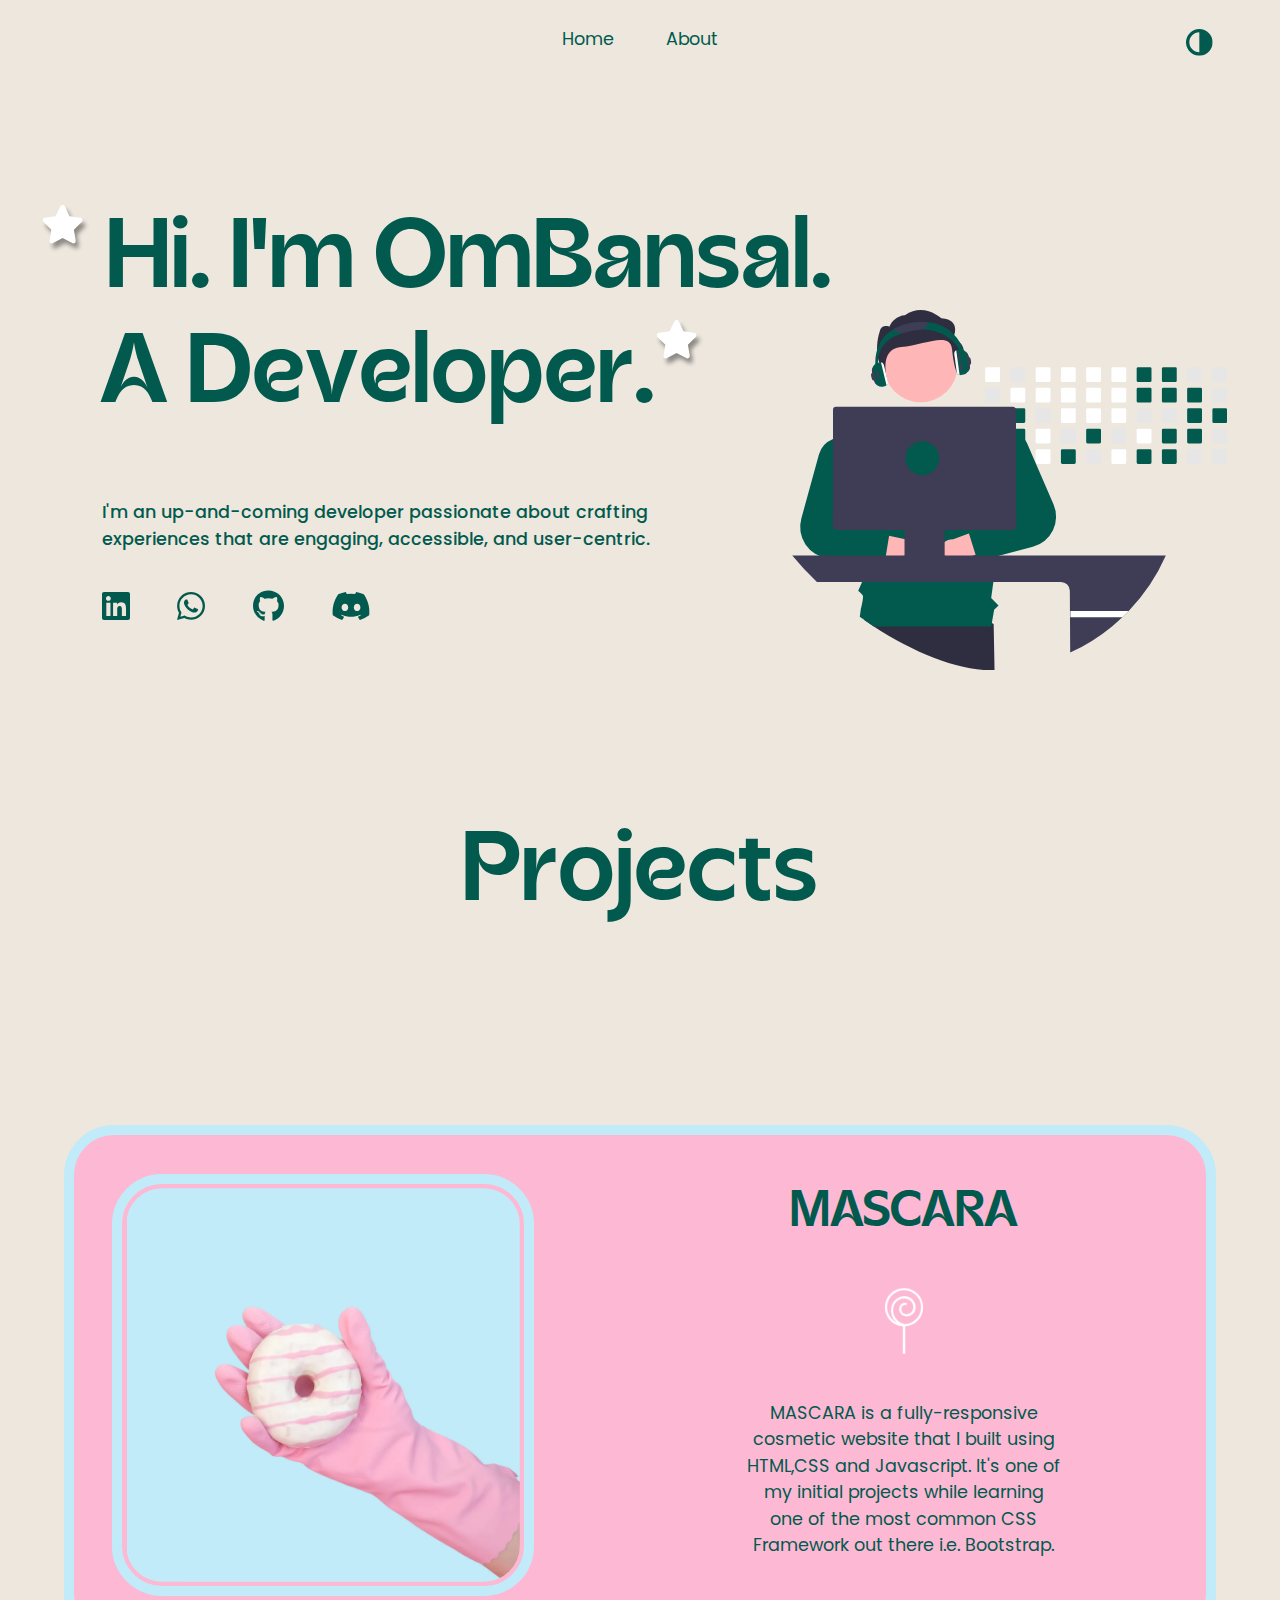
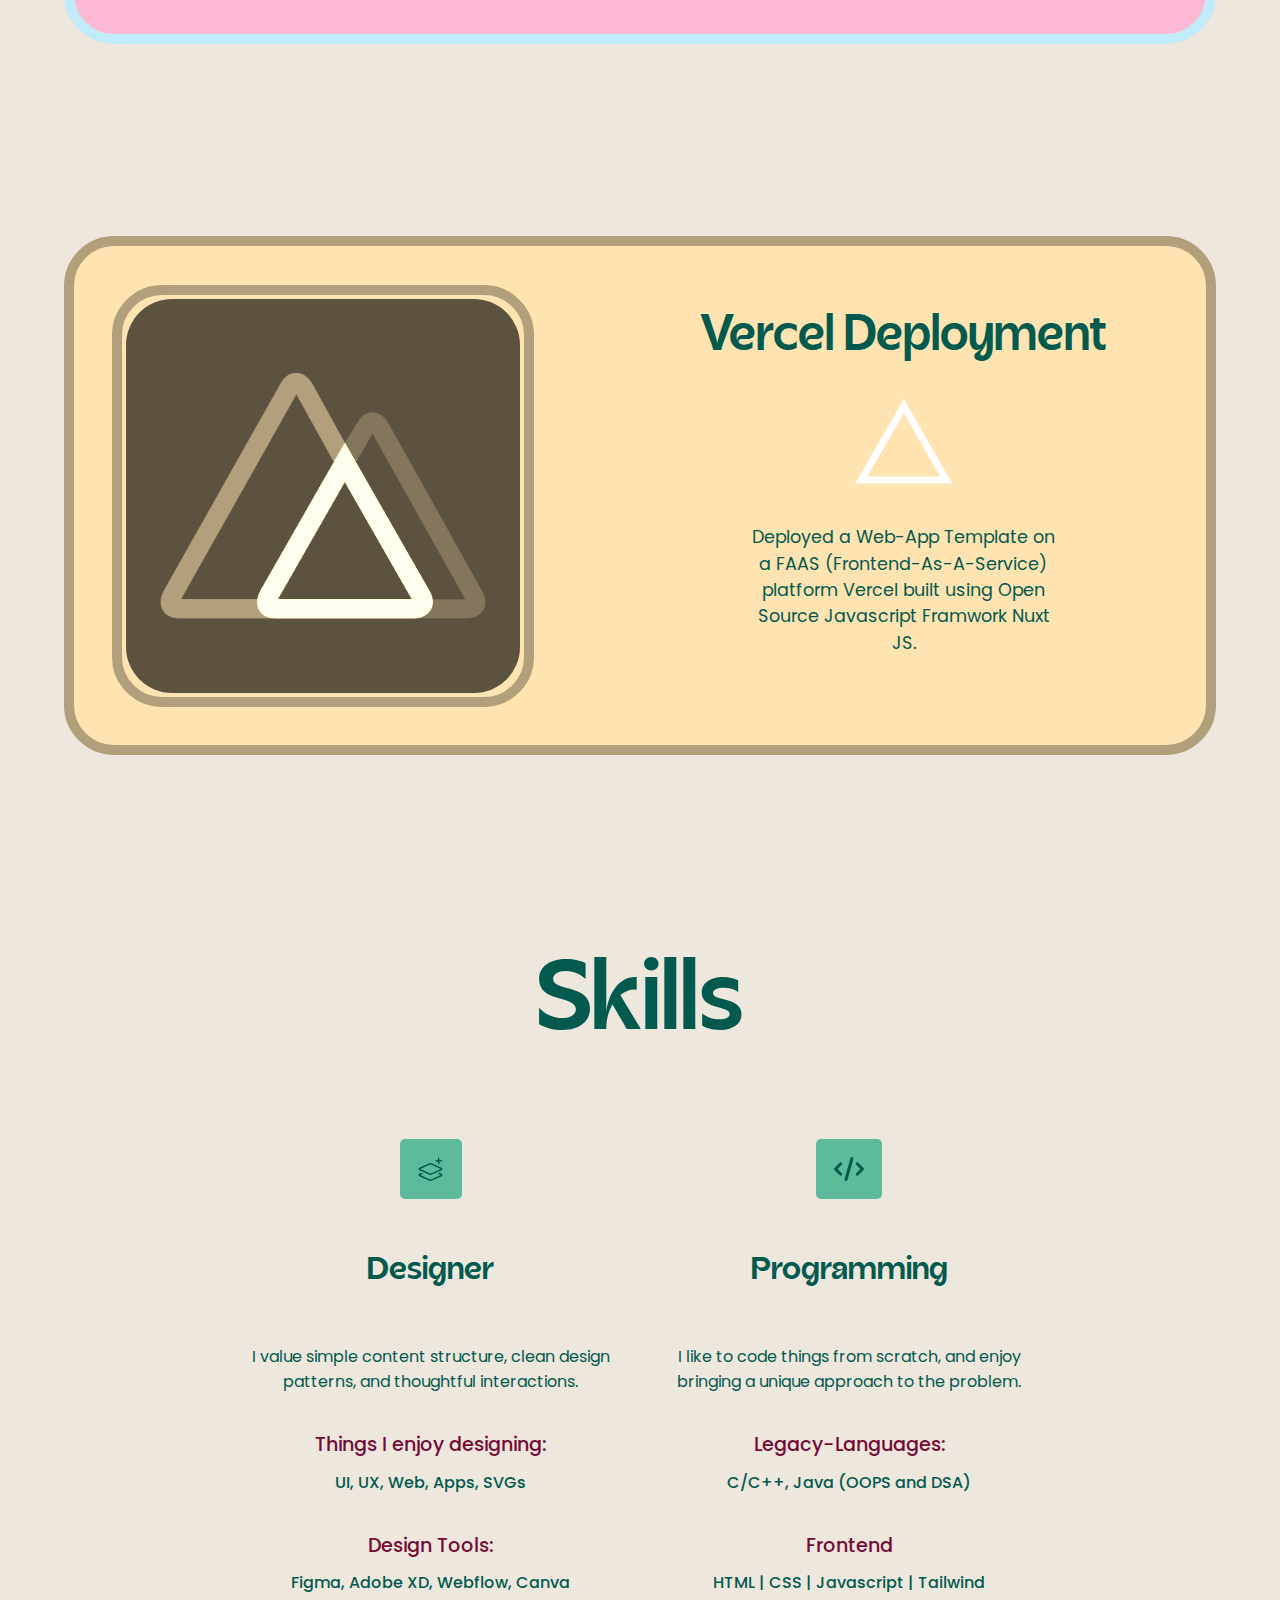
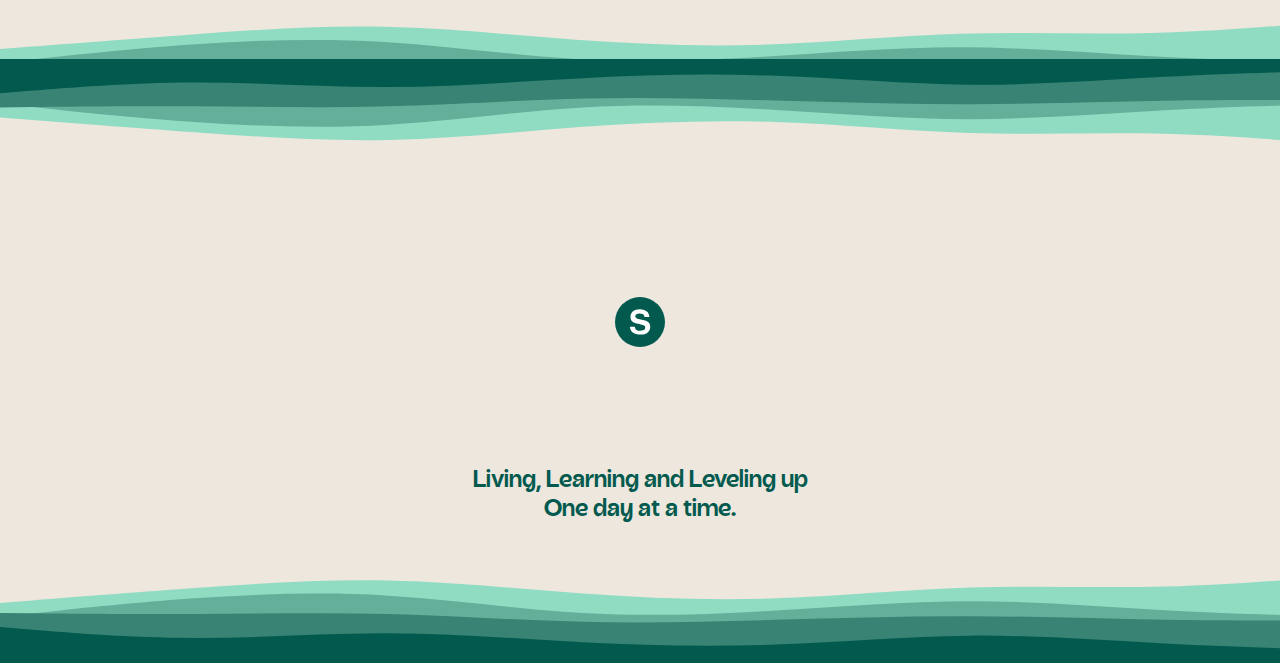
<file: index.html>
<!DOCTYPE html>
<html lang="en">
<head>
    <meta charset="UTF-8">
    <meta name="viewport" content="width=device-width, initial-scale=1.0">
    <link rel="stylesheet" href="./Css/styles.css" type = "text/css">
    <title>Om</title>
    <link rel="preconnect" href="https://fonts.googleapis.com">
    <link rel="preconnect" href="https://fonts.gstatic.com" crossorigin>
    <link href="https://fonts.googleapis.com/css2?family=Kaushan+Script&display=swap" rel="stylesheet">
    <link href="https://fonts.googleapis.com/css2?family=Poppins:wght@200;400&display=swap" rel="stylesheet">
    <link rel="preconnect" href="https://fonts.googleapis.com">
    
</head>
<body>
    
    <section id = "main-section-1">
        <div class="navbar">
            <div class = "navbar-container">
                <div class = "nav-links"><a href = "#" class = "active-start active">Home</a></div>
                <div class = "nav-links"><a href = "about.html" class="active">About</a></div>
            </div>
            <div class = "toggle-container">
                <button id = "dark-mode-toggle" class = "btn">
                <svg id = "sun" class = "theme-switch" xmlns="http://www.w3.org/2000/svg" viewBox="0 0 512 512">
                    <path d="M448 256c0-106-86-192-192-192V448c106 0 192-86 192-192zM0 256a256 256 0 1 1 512 0A256 256 0 1 1 0 256z"/>
                </svg>
                </button>
            </div>
        </div>
        <div class="header-container">
            <h1 class = "name"><div class = "star-container"><svg class = "star" xmlns="http://www.w3.org/2000/svg" height="0.4em" viewBox="0 0 576 512"><path d="M316.9 18C311.6 7 300.4 0 288.1 0s-23.4 7-28.8 18L195 150.3 51.4 171.5c-12 1.8-22 10.2-25.7 21.7s-.7 24.2 7.9 32.7L137.8 329 113.2 474.7c-2 12 3 24.2 12.9 31.3s23 8 33.8 2.3l128.3-68.5 128.3 68.5c10.8 5.7 23.9 4.9 33.8-2.3s14.9-19.3 12.9-31.3L438.5 329 542.7 225.9c8.6-8.5 11.7-21.2 7.9-32.7s-13.7-19.9-25.7-21.7L381.2 150.3 316.9 18z"/>
            </svg>
        </div>
        <span class = "letters">H</span><span class = "letters">i
        </span><span class = "letters">.&nbsp;</span>
        <span class = "letters">I</span><span class = "letters">'</span><span class = "letters">m&nbsp;</span>
        <span class = "letters">O</span>
        <span class = "letters">m</span>
        <span class = "letters">B</span>
        <span class = "letters">a</span>
        <span class = "letters">n</span>
        <span class = "letters">s</span>
        <span class = "letters">a</span>
        <span class = "letters">l</span>
        <span class = "letters">.</span>
    </h1>
    <div class = "dev-container">
        <svg class = "developer" xmlns="http://www.w3.org/2000/svg" data-name="Layer 1" height="25em" viewBox="0 0 850.53801 740.82953" xmlns:xlink="http://www.w3.org/1999/xlink"><path d="M941.609,465.12478a354.2104,354.2104,0,0,1-98.85,245.9q-5.74494,6.015-11.8,11.74-9.225,8.775-19.07,16.87a353.93418,353.93418,0,0,1-217.58,80.69q-3.97494.09-7.98.09c-63.43,0-143.21-33.87994-215.61-80.78q-8.985-5.82-17.81-11.91-4.125-2.82-8.21-5.72a730.42959,730.42959,0,0,1-79.32-64.8,514.11633,514.11633,0,0,1-45.75-48.92c-55.63-68.62006-67.9-130.45,11.41-143.16q14.085-2.25,27.34-4.81,19.20008-3.69,36.75-7.97,23.64-5.745,44.42005-12.46,6.99-2.25,13.66-4.59c65.74-23.09,109.74-53.19995,139.69-85.87q7.62-8.295,14.05-16.79a236.05512,236.05512,0,0,0,17.83-27.12,254.89845,254.89845,0,0,0,18.41-41.05l.27-.78c23.83-68.74,16.58-132.5,42.87-153.84,112.38-91.23,252.29,38.69,317.96,191.9q4.965,11.58,9.34,23.3,1.965,5.23507,3.79,10.49,4.79992,13.69491,8.71,27.46,1.5,5.25,2.86005,10.49c.97,3.77,1.9,7.53,2.76,11.29C938.139,412.30478,941.609,439.4548,941.609,465.12478Z" transform="translate(-174.73099 -79.58524)" class="bg"/><path d="M594.309,820.3248q-3.97494.09-7.98.09c-63.43,0-143.21-33.87994-215.61-80.78q-8.985-5.82-17.81-11.91l5.16-31.4,156.21-20.74,78.4,59.95Z" transform="translate(-174.73099 -79.58524)" fill="#2f2e41"/><path d="M601.82894,259.63486h-22.26a2.601,2.601,0,0,0-2.59985,2.59985v22.27a2.59264,2.59264,0,0,0,2.59985,2.59009h22.26a2.59918,2.59918,0,0,0,2.6001-2.59009v-22.27A2.60761,2.60761,0,0,0,601.82894,259.63486Z" transform="translate(-174.73099 -79.58524)" fill="#fff"/><path d="M601.82894,297.58481h-22.26a2.60105,2.60105,0,0,0-2.59985,2.6v22.27a2.59253,2.59253,0,0,0,2.59985,2.59h22.26a2.59907,2.59907,0,0,0,2.6001-2.59v-22.27A2.60763,2.60763,0,0,0,601.82894,297.58481Z" transform="translate(-174.73099 -79.58524)" fill="#e6e6e6"/><path d="M601.82894,335.53476h-22.26a2.60116,2.60116,0,0,0-2.59985,2.6001v22.26a2.59464,2.59464,0,0,0,2.59985,2.59985h22.26a2.60116,2.60116,0,0,0,2.6001-2.59985v-22.26A2.60774,2.60774,0,0,0,601.82894,335.53476Z" transform="translate(-174.73099 -79.58524)" fill="#e6e6e6"/><path d="M604.389,375.62485a2.61714,2.61714,0,0,0-2.56006-2.14014h-22.26a2.60124,2.60124,0,0,0-2.59985,2.6001v22.26a2.59474,2.59474,0,0,0,2.59985,2.6h22.26a2.60126,2.60126,0,0,0,2.6001-2.6v-22.26A2.31271,2.31271,0,0,0,604.389,375.62485Z" transform="translate(-174.73099 -79.58524)" fill="#e6e6e6"/><path d="M602.839,411.63486a2.634,2.634,0,0,0-1.01-.20008h-22.26a2.59475,2.59475,0,0,0-2.59985,2.6v22.26a2.58836,2.58836,0,0,0,2.59985,2.6001h22.26a2.60137,2.60137,0,0,0,2.6001-2.6001v-22.26A2.61575,2.61575,0,0,0,602.839,411.63486Z" transform="translate(-174.73099 -79.58524)" fill="#e6e6e6"/><path d="M648.589,259.63486h-22.26a2.601,2.601,0,0,0-2.59985,2.59985v22.27a2.59264,2.59264,0,0,0,2.59985,2.59009h22.26a2.59918,2.59918,0,0,0,2.6001-2.59009v-22.27A2.60761,2.60761,0,0,0,648.589,259.63486Z" transform="translate(-174.73099 -79.58524)" fill="#e6e6e6"/><path d="M648.589,297.58481h-22.26a2.60105,2.60105,0,0,0-2.59985,2.6v22.27a2.59253,2.59253,0,0,0,2.59985,2.59h22.26a2.59907,2.59907,0,0,0,2.6001-2.59v-22.27A2.60763,2.60763,0,0,0,648.589,297.58481Z" transform="translate(-174.73099 -79.58524)" fill="#fff"/><path d="M648.589,335.53476h-22.26a2.60116,2.60116,0,0,0-2.59985,2.6001v22.26a2.59464,2.59464,0,0,0,2.59985,2.59985h22.26a2.60116,2.60116,0,0,0,2.6001-2.59985v-22.26A2.60774,2.60774,0,0,0,648.589,335.53476Z" transform="translate(-174.73099 -79.58524)" class = "t-shirt"/><path d="M648.589,373.48471h-22.26a2.59261,2.59261,0,0,0-2.46,1.78,2.47846,2.47846,0,0,0-.13989.82007v22.26a2.59474,2.59474,0,0,0,2.59985,2.6h22.26a2.60126,2.60126,0,0,0,2.6001-2.6v-22.26A2.60782,2.60782,0,0,0,648.589,373.48471Z" transform="translate(-174.73099 -79.58524)" class = "t-shirt" class = "nahi-badalna"/><path d="M648.589,411.43478h-22.26a2.59475,2.59475,0,0,0-2.59985,2.6v22.26a2.59485,2.59485,0,0,0,2.59985,2.6001h22.26a2.60137,2.60137,0,0,0,2.6001-2.6001v-22.26A2.60127,2.60127,0,0,0,648.589,411.43478Z" transform="translate(-174.73099 -79.58524)" fill="#e6e6e6"/><path d="M695.349,259.63486h-22.26a2.601,2.601,0,0,0-2.59985,2.59985v22.27a2.59264,2.59264,0,0,0,2.59985,2.59009h22.26a2.59918,2.59918,0,0,0,2.6001-2.59009v-22.27A2.60761,2.60761,0,0,0,695.349,259.63486Z" transform="translate(-174.73099 -79.58524)" fill="#fff"/><path d="M695.349,297.58481h-22.26a2.60105,2.60105,0,0,0-2.59985,2.6v22.27a2.59253,2.59253,0,0,0,2.59985,2.59h22.26a2.59907,2.59907,0,0,0,2.6001-2.59v-22.27A2.60763,2.60763,0,0,0,695.349,297.58481Z" transform="translate(-174.73099 -79.58524)" fill="#fff"/><path d="M695.349,335.53476h-22.26a2.60116,2.60116,0,0,0-2.59985,2.6001v22.26a2.59464,2.59464,0,0,0,2.59985,2.59985h22.26a2.60116,2.60116,0,0,0,2.6001-2.59985v-22.26A2.60774,2.60774,0,0,0,695.349,335.53476Z" transform="translate(-174.73099 -79.58524)" fill="#e6e6e6"/><path d="M695.349,373.48471h-22.26a2.60124,2.60124,0,0,0-2.59985,2.6001v22.26a2.59474,2.59474,0,0,0,2.59985,2.6h22.26a2.60126,2.60126,0,0,0,2.6001-2.6v-22.26A2.60782,2.60782,0,0,0,695.349,373.48471Z" transform="translate(-174.73099 -79.58524)" fill="#fff"/><path d="M695.349,411.43478h-22.26a2.59475,2.59475,0,0,0-2.59985,2.6v22.26a2.59485,2.59485,0,0,0,2.59985,2.6001h22.26a2.60137,2.60137,0,0,0,2.6001-2.6001v-22.26A2.60127,2.60127,0,0,0,695.349,411.43478Z" transform="translate(-174.73099 -79.58524)" fill="#fff"/><path d="M742.109,259.63486h-22.26a2.60113,2.60113,0,0,0-2.6,2.59985v22.27a2.59275,2.59275,0,0,0,2.6,2.59009h22.26a2.59918,2.59918,0,0,0,2.6001-2.59009v-22.27A2.60761,2.60761,0,0,0,742.109,259.63486Z" transform="translate(-174.73099 -79.58524)" fill="#fff"/><path d="M742.109,297.58481h-22.26a2.60116,2.60116,0,0,0-2.6,2.6v22.27a2.59264,2.59264,0,0,0,2.6,2.59h22.26a2.59907,2.59907,0,0,0,2.6001-2.59v-22.27A2.60763,2.60763,0,0,0,742.109,297.58481Z" transform="translate(-174.73099 -79.58524)" fill="#fff"/><path d="M742.109,335.53476h-22.26a2.60126,2.60126,0,0,0-2.6,2.6001v22.26a2.59474,2.59474,0,0,0,2.6,2.59985h22.26a2.60116,2.60116,0,0,0,2.6001-2.59985v-22.26A2.60774,2.60774,0,0,0,742.109,335.53476Z" transform="translate(-174.73099 -79.58524)" fill="#fff"/><path d="M742.109,373.48471h-22.26a2.60134,2.60134,0,0,0-2.6,2.6001v22.26a2.59485,2.59485,0,0,0,2.6,2.6h22.26a2.60126,2.60126,0,0,0,2.6001-2.6v-22.26A2.60782,2.60782,0,0,0,742.109,373.48471Z" transform="translate(-174.73099 -79.58524)" fill="#e6e6e6"/><path d="M742.109,411.43478h-22.26a2.59485,2.59485,0,0,0-2.6,2.6v22.26a2.595,2.595,0,0,0,2.6,2.6001h22.26a2.60137,2.60137,0,0,0,2.6001-2.6001v-22.26A2.60127,2.60127,0,0,0,742.109,411.43478Z" transform="translate(-174.73099 -79.58524)" class = "t-shirt"/><path d="M788.869,259.63486h-22.27a2.599,2.599,0,0,0-2.59,2.59985v22.27a2.59059,2.59059,0,0,0,2.59,2.59009h22.27a2.59918,2.59918,0,0,0,2.6001-2.59009v-22.27A2.60761,2.60761,0,0,0,788.869,259.63486Z" transform="translate(-174.73099 -79.58524)" fill="#fff"/><path d="M788.869,297.58481h-22.27a2.599,2.599,0,0,0-2.59,2.6v22.27a2.59048,2.59048,0,0,0,2.59,2.59h22.27a2.59907,2.59907,0,0,0,2.6001-2.59v-22.27A2.60763,2.60763,0,0,0,788.869,297.58481Z" transform="translate(-174.73099 -79.58524)" fill="#fff"/><path d="M788.869,335.53476h-22.27a2.59915,2.59915,0,0,0-2.59,2.6001v22.26a2.59261,2.59261,0,0,0,2.59,2.59985h22.27a2.60116,2.60116,0,0,0,2.6001-2.59985v-22.26A2.60774,2.60774,0,0,0,788.869,335.53476Z" transform="translate(-174.73099 -79.58524)" fill="#fff"/><path d="M788.869,373.48471h-22.27a2.59923,2.59923,0,0,0-2.59,2.6001v22.26a2.59271,2.59271,0,0,0,2.59,2.6h22.27a2.60126,2.60126,0,0,0,2.6001-2.6v-22.26A2.60782,2.60782,0,0,0,788.869,373.48471Z" transform="translate(-174.73099 -79.58524)" class = "t-shirt"/><path d="M788.869,411.43478h-22.27a2.59272,2.59272,0,0,0-2.59,2.6v22.26a2.59282,2.59282,0,0,0,2.59,2.6001h22.27a2.60137,2.60137,0,0,0,2.6001-2.6001v-22.26A2.60127,2.60127,0,0,0,788.869,411.43478Z" transform="translate(-174.73099 -79.58524)" fill="#e6e6e6"/><path d="M835.629,259.63486h-22.27a2.599,2.599,0,0,0-2.59,2.59985v22.27a2.59059,2.59059,0,0,0,2.59,2.59009h22.27a2.59927,2.59927,0,0,0,2.6001-2.59009v-22.27A2.60769,2.60769,0,0,0,835.629,259.63486Z" transform="translate(-174.73099 -79.58524)" fill="#fff"/><path d="M835.629,297.58481h-22.27a2.599,2.599,0,0,0-2.59,2.6v22.27a2.59048,2.59048,0,0,0,2.59,2.59h22.27a2.59916,2.59916,0,0,0,2.6001-2.59v-22.27A2.60772,2.60772,0,0,0,835.629,297.58481Z" transform="translate(-174.73099 -79.58524)" fill="#fff"/><path d="M835.629,335.53476h-22.27a2.59915,2.59915,0,0,0-2.59,2.6001v22.26a2.59261,2.59261,0,0,0,2.59,2.59985h22.27a2.60124,2.60124,0,0,0,2.6001-2.59985v-22.26A2.60782,2.60782,0,0,0,835.629,335.53476Z" transform="translate(-174.73099 -79.58524)" fill="#fff"/><path d="M835.629,373.48471h-22.27a2.59923,2.59923,0,0,0-2.59,2.6001v22.26a2.59271,2.59271,0,0,0,2.59,2.6h22.27a2.60134,2.60134,0,0,0,2.6001-2.6v-22.26A2.60791,2.60791,0,0,0,835.629,373.48471Z" transform="translate(-174.73099 -79.58524)" fill="#e6e6e6"/><path d="M835.629,411.43478h-22.27a2.59272,2.59272,0,0,0-2.59,2.6v22.26a2.59282,2.59282,0,0,0,2.59,2.6001h22.27a2.60146,2.60146,0,0,0,2.6001-2.6001v-22.26A2.60135,2.60135,0,0,0,835.629,411.43478Z" transform="translate(-174.73099 -79.58524)" fill="#fff"/><path d="M882.389,259.63486h-22.27a2.599,2.599,0,0,0-2.59,2.59985v22.27a2.59059,2.59059,0,0,0,2.59,2.59009h22.27a2.59927,2.59927,0,0,0,2.6001-2.59009v-22.27A2.60769,2.60769,0,0,0,882.389,259.63486Z" transform="translate(-174.73099 -79.58524)" class = "t-shirt"/><path d="M882.389,297.58481h-22.27a2.599,2.599,0,0,0-2.59,2.6v22.27a2.59048,2.59048,0,0,0,2.59,2.59h22.27a2.59916,2.59916,0,0,0,2.6001-2.59v-22.27A2.60772,2.60772,0,0,0,882.389,297.58481Z" transform="translate(-174.73099 -79.58524)" class = "t-shirt"/><path d="M882.389,335.53476h-22.27a2.59915,2.59915,0,0,0-2.59,2.6001v22.26a2.59261,2.59261,0,0,0,2.59,2.59985h22.27a2.60124,2.60124,0,0,0,2.6001-2.59985v-22.26A2.60782,2.60782,0,0,0,882.389,335.53476Z" transform="translate(-174.73099 -79.58524)" fill="#e6e6e6"/><path d="M882.389,373.48471h-22.27a2.59923,2.59923,0,0,0-2.59,2.6001v22.26a2.59271,2.59271,0,0,0,2.59,2.6h22.27a2.60134,2.60134,0,0,0,2.6001-2.6v-22.26A2.60791,2.60791,0,0,0,882.389,373.48471Z" transform="translate(-174.73099 -79.58524)" fill="#fff"/><path d="M882.389,411.43478h-22.27a2.59272,2.59272,0,0,0-2.59,2.6v22.26a2.59282,2.59282,0,0,0,2.59,2.6001h22.27a2.60146,2.60146,0,0,0,2.6001-2.6001v-22.26A2.60135,2.60135,0,0,0,882.389,411.43478Z" transform="translate(-174.73099 -79.58524)" class = "t-shirt"/><path d="M929.149,259.63486h-22.27a2.599,2.599,0,0,0-2.59,2.59985v22.27a2.59059,2.59059,0,0,0,2.59,2.59009h22.27a2.59916,2.59916,0,0,0,2.6-2.59009v-22.27A2.60759,2.60759,0,0,0,929.149,259.63486Z" transform="translate(-174.73099 -79.58524)" class = "t-shirt"/><path d="M929.149,297.58481h-22.27a2.599,2.599,0,0,0-2.59,2.6v22.27a2.59048,2.59048,0,0,0,2.59,2.59h22.27a2.59906,2.59906,0,0,0,2.6-2.59v-22.27A2.60761,2.60761,0,0,0,929.149,297.58481Z" transform="translate(-174.73099 -79.58524)" class = "t-shirt"/><path d="M929.149,335.53476h-22.27a2.59915,2.59915,0,0,0-2.59,2.6001v22.26a2.59261,2.59261,0,0,0,2.59,2.59985h22.27a2.60114,2.60114,0,0,0,2.6-2.59985v-22.26A2.60772,2.60772,0,0,0,929.149,335.53476Z" transform="translate(-174.73099 -79.58524)" fill="#e6e6e6"/><path d="M929.149,373.48471h-22.27a2.59923,2.59923,0,0,0-2.59,2.6001v22.26a2.59271,2.59271,0,0,0,2.59,2.6h22.27a2.60124,2.60124,0,0,0,2.6-2.6v-22.26A2.6078,2.6078,0,0,0,929.149,373.48471Z" transform="translate(-174.73099 -79.58524)" class = "t-shirt"/><path d="M929.149,411.43478h-22.27a2.59272,2.59272,0,0,0-2.59,2.6v22.26a2.59282,2.59282,0,0,0,2.59,2.6001h22.27a2.60135,2.60135,0,0,0,2.6-2.6001v-22.26A2.60125,2.60125,0,0,0,929.149,411.43478Z" transform="translate(-174.73099 -79.58524)" class = "t-shirt"/><path d="M975.909,259.63486h-22.27a2.599,2.599,0,0,0-2.59,2.59985v22.27a2.59059,2.59059,0,0,0,2.59,2.59009h22.27a2.59916,2.59916,0,0,0,2.6-2.59009v-22.27A2.60759,2.60759,0,0,0,975.909,259.63486Z" transform="translate(-174.73099 -79.58524)" fill="#e6e6e6"/><path d="M975.909,297.58481h-22.27a2.599,2.599,0,0,0-2.59,2.6v22.27a2.59048,2.59048,0,0,0,2.59,2.59h22.27a2.59906,2.59906,0,0,0,2.6-2.59v-22.27A2.60761,2.60761,0,0,0,975.909,297.58481Z" transform="translate(-174.73099 -79.58524)" class = "t-shirt"/><path d="M975.909,335.53476h-22.27a2.59915,2.59915,0,0,0-2.59,2.6001v22.26a2.59261,2.59261,0,0,0,2.59,2.59985h22.27a2.60114,2.60114,0,0,0,2.6-2.59985v-22.26A2.60772,2.60772,0,0,0,975.909,335.53476Z" transform="translate(-174.73099 -79.58524)" class = "t-shirt"/><path d="M975.909,373.48471h-22.27a2.59923,2.59923,0,0,0-2.59,2.6001v22.26a2.59271,2.59271,0,0,0,2.59,2.6h22.27a2.60124,2.60124,0,0,0,2.6-2.6v-22.26A2.6078,2.6078,0,0,0,975.909,373.48471Z" transform="translate(-174.73099 -79.58524)" class = "t-shirt"/><path d="M975.909,411.43478h-22.27a2.59272,2.59272,0,0,0-2.59,2.6v22.26a2.59282,2.59282,0,0,0,2.59,2.6001h22.27a2.60135,2.60135,0,0,0,2.6-2.6001v-22.26A2.60125,2.60125,0,0,0,975.909,411.43478Z" transform="translate(-174.73099 -79.58524)" fill="#e6e6e6"/><path d="M1022.669,259.63486h-22.27a2.59913,2.59913,0,0,0-2.59009,2.59985v22.27a2.5907,2.5907,0,0,0,2.59009,2.59009h22.27a2.59916,2.59916,0,0,0,2.6-2.59009v-22.27A2.60759,2.60759,0,0,0,1022.669,259.63486Z" transform="translate(-174.73099 -79.58524)" fill="#e6e6e6"/><path d="M1022.669,297.58481h-22.27a2.59916,2.59916,0,0,0-2.59009,2.6v22.27a2.59059,2.59059,0,0,0,2.59009,2.59h22.27a2.59906,2.59906,0,0,0,2.6-2.59v-22.27A2.60761,2.60761,0,0,0,1022.669,297.58481Z" transform="translate(-174.73099 -79.58524)" fill="#e6e6e6"/><path d="M1022.669,335.53476h-22.27a2.59926,2.59926,0,0,0-2.59009,2.6001v22.26a2.59272,2.59272,0,0,0,2.59009,2.59985h22.27a2.60114,2.60114,0,0,0,2.6-2.59985v-22.26A2.60772,2.60772,0,0,0,1022.669,335.53476Z" transform="translate(-174.73099 -79.58524)" class = "t-shirt"/><path d="M1022.669,373.48471h-22.27a2.59934,2.59934,0,0,0-2.59009,2.6001v22.26a2.59282,2.59282,0,0,0,2.59009,2.6h22.27a2.60124,2.60124,0,0,0,2.6-2.6v-22.26A2.6078,2.6078,0,0,0,1022.669,373.48471Z" transform="translate(-174.73099 -79.58524)" fill="#e6e6e6"/><path d="M1022.669,411.43478h-22.27a2.59283,2.59283,0,0,0-2.59009,2.6v22.26a2.59293,2.59293,0,0,0,2.59009,2.6001h22.27a2.60135,2.60135,0,0,0,2.6-2.6001v-22.26A2.60125,2.60125,0,0,0,1022.669,411.43478Z" transform="translate(-174.73099 -79.58524)" fill="#e6e6e6"/><polygon points="336.095 660.051 335.475 660.051 336.005 659.981 336.095 660.051" fill="#2f2e41"/><circle id="b6132315-04e2-4cdb-a713-107c9cd58b0b" data-name="ab6171fa-7d69-4734-b81c-8dff60f9761b" cx="282.81438" cy="176.73277" r="68.32185" fill="#ffb6b6"/><path id="f4304bdd-ba2d-4fff-b404-410205410c5d-1186" data-name="bf427902-b9bf-4946-b5d7-5c1c7e04535e" d="M517.37694,206.2256s17.8694-34.16091-21.44383-37.26649c0,0-33.51489-30.40228-67.6758-5.558,0,0-18.63322,0-28.82254,21.08567,0,0-14.655-5.558-17.87551,9.31661,0,0-10.72349,31.05546,0,59.00533,10.72348,27.94992,14.28537,31.05537,14.28537,31.05537s-17.6209-58.59838,25.26991-61.704,90.8867-29.90942,94.46114,4.25144,8.95329,42.57784,8.95329,42.57784S558.47855,220.2006,517.37694,206.2256Z" transform="translate(-174.73099 -79.58524)" fill="#2f2e41"/><path d="M634.279,424.69479l-.2201,1.16-2.47,13.04-17.06994,90.2-1.01,5.31006-2.12,11.23-2.8999,15.31994-6.43018,33.95008-1.83984,9.73-.69006,3.6499-.24,1.28-1.91,10.07007-.58,3.03991-4.66,34.53-4.07007,30.09,13.62012,13.62-8.12012,8.12-5.32983,30.53.00989.07007H370.71908q-13.20008-8.55012-26.02-17.63013l1.79-13.3999s6.15991-23.93006,3.56982-26.79c-2.57983-2.86-8.24-7.97-8.24-7.97l7.13013-16.64.99-2.30993-1.66-34.43006-.03992-.83-.55-11.3501-.07007-1.46-.11-2.18994-2.11-43.68006-.04-.72009-.63989-13.24-.6001-12.58984-.26-5.31006-2.56994-53.13-1.74-36.07995-1.52-31.41,6.11-2.06994,65.3501-22.21009,27.06982-35.19006,56.34009.42,27.58008.21009,46.0199,42.67993,10.47009,5,.08.04,7.50988,3.59,19.04,9.09,20.13013,9.62012,10.32983,4.92993Z" transform="translate(-174.73099 -79.58524)" class = "t-shirt"/><path d="M443.83985,637.13612a30.28588,30.28588,0,0,1-40.66389-22.43L296.61714,599.5882l37.0428-41.902,95.511,20.7803a30.45,30.45,0,0,1,14.66891,58.66964Z" transform="translate(-174.73099 -79.58524)" fill="#ffb6b6"/><path d="M396.32894,560.9548a13.52249,13.52249,0,0,0-7.88989-4.87l-43.72-9.09009-4.49-.92993a18.93267,18.93267,0,0,1-12.53009-9.07007,19.16055,19.16055,0,0,1-2.45-7.8999,18.89456,18.89456,0,0,1,.89-7.48l15.15-45.65,9.82995-29.62a41.79215,41.79215,0,0,0,2.09009-11.05,43.34878,43.34878,0,0,0-9.07007-28.88989,42.69326,42.69326,0,0,0-49.01-13.64014c-.25.09009-.51.19006-.76.29a42.58322,42.58322,0,0,0-25.31,28.41l-10.68,38.85-22.03,80.09009a57.7664,57.7664,0,0,0,48.96,72.67993l62.97,7.38,29.14,3.42a13.49651,13.49651,0,0,0,14.84-10.73,4.89544,4.89544,0,0,0,.11-.55005l.7-4.32007,5.93006-36.37988.05993-.37012A13.47483,13.47483,0,0,0,396.32894,560.9548Z" transform="translate(-174.73099 -79.58524)" class = "t-shirt"/><path d="M511.71356,638.30236a30.28592,30.28592,0,0,0,37.09449-27.9402l103.362-29.99367L609.5885,544.10893l-91.62614,34.04148a30.45,30.45,0,0,0-6.2488,60.152Z" transform="translate(-174.73099 -79.58524)" fill="#ffb6b6"/><path d="M703.4891,513.27475,654.32894,400.13486a42.819,42.819,0,0,0-20.27-21.3501,43.35617,43.35617,0,0,0-8.7799-3.2c-.4701-.12-.94007-.23-1.41-.32007a42.1319,42.1319,0,0,0-19.48.36011,42.81378,42.81378,0,0,0-27.34,21.73,1.00376,1.00376,0,0,0-.08.13989,43.10025,43.10025,0,0,0-.37012,38.8501l.61011,1.22,34.74,69.77a18.90046,18.90046,0,0,1-10.5,26.18994l-2.44006.88013-43.88,15.84985a13.4969,13.4969,0,0,0-8.33,16.79l.11.3501,12.3,39.35986c.05994.18005.11987.36011.18994.54a7.0543,7.0543,0,0,0,.4.99,13.48177,13.48177,0,0,0,15.80993,7.53l23.68006-6.25,4.82995-1.28,61.15-16.1499a57.76037,57.76037,0,0,0,38.22009-78.86011Z" transform="translate(-174.73099 -79.58524)" class = "t-shirt" fill="#fff"/><path d="M219.629,608.28482a514.11633,514.11633,0,0,0,45.75,48.92h451.97a16.44588,16.44588,0,0,1,16.42,16.43l.65,114.53a355.4301,355.4301,0,0,0,77.47-48.53q9.84-8.085,19.07-16.87,6.045-5.73,11.8-11.74a355.62853,355.62853,0,0,0,68.82-102.74Z" transform="translate(-174.73099 -79.58524)" fill="#3f3d56"/><path d="M842.759,711.02475q-5.74494,6.015-11.79993,11.74H734.749v-11.74Z" transform="translate(-174.73099 -79.58524)" fill="#fff"/><path d="M633.379,335.53476a5.53766,5.53766,0,0,0-4.87-2.8999H300.669a5.55451,5.55451,0,0,0-5.54,5.54992v196.2201H634.05892V338.18478A5.38548,5.38548,0,0,0,633.379,335.53476Z" transform="translate(-174.73099 -79.58524)" fill="#3f3d56"/><path d="M294.83213,529.09239V553.3062a7.64384,7.64384,0,0,0,7.64382,7.64392H427.57266v47.78659h-1.66185a.9929.9929,0,0,0-.993.99292v3.32374a.9929.9929,0,0,0,.993.993h77.6584a.99291.99291,0,0,0,.993-.993v-3.32374a.9929.9929,0,0,0-.993-.99292h-1.66185V560.95012H627.00407a7.64384,7.64384,0,0,0,7.64382-7.64392V529.09239Z" transform="translate(-174.73099 -79.58524)" fill="#3f3d56"/><circle cx="285.90293" cy="348.70373" r="31.30642" class = "t-shirt"/><path d="M540.399,252.58481h-5c0-37.8-37.41-62.57-75.15-62.59a82.38227,82.38227,0,0,0-16.35,1.59c-6.06,1.21-12.35,2.66-18.53,4.55-24.37,7.47-46.97,21.91-46.97,56.45a78.591,78.591,0,0,0,2.54,19.88l-4.84,1.26a83.87572,83.87572,0,0,1-2.7-21.14c0-30.18,12.39-50.91,33.79-63.27,11.25-6.5,24.98-10.69,40.71-12.73a97.13079,97.13079,0,0,1,19.75-.6C511.049,179.10477,540.399,212.38479,540.399,252.58481Z" transform="translate(-174.73099 -79.58524)" class = "t-shirt"/><path d="M548.729,255.35477l-1.97-14.56a15.71013,15.71013,0,0,0-5-9.56,15.81566,15.81566,0,0,0-13.25-4l-3.13.43a6.52426,6.52426,0,0,0-4.35,2.53,6.548,6.548,0,0,0-1.29,4.87l4.55,33.54a6.57712,6.57712,0,0,0,5.3,5.57,6.15442,6.15442,0,0,0,1.22.12,6.49883,6.49883,0,0,0,.88-.06l3.5-.47a15.79135,15.79135,0,0,0,10.74-6.43c.27-.38.53-.77.77-1.17005A16.7484,16.7484,0,0,0,548.729,255.35477Z" transform="translate(-174.73099 -79.58524)" class = "t-shirt"/><path d="M523.359,228.27481a6.4317,6.4317,0,0,0-2.33,1.92,6.548,6.548,0,0,0-1.29,4.87l4.55,33.54a6.57712,6.57712,0,0,0,5.3,5.57Z" transform="translate(-174.73099 -79.58524)" fill="#fff"/><path d="M548.729,255.35477l-1.97-14.56a15.71013,15.71013,0,0,0-5-9.56l4.53,33.37a6.17592,6.17592,0,0,0,.41,1.56A16.7484,16.7484,0,0,0,548.729,255.35477Z" transform="translate(-174.73099 -79.58524)" fill="#3f3d56"/><ellipse cx="532.21834" cy="258.90901" rx="2.5" ry="7" transform="translate(-204.70468 -5.69071) rotate(-7.72549)" fill="#3f3d56"/><ellipse cx="529.21834" cy="240.90901" rx="2.5" ry="7" transform="translate(-202.31223 -6.25736) rotate(-7.72549)" fill="#3f3d56"/><ellipse cx="548.21834" cy="247.90901" rx="2.5" ry="7" transform="translate(-203.08076 -3.63971) rotate(-7.72549)" fill="#3f3d56"/><path d="M460.249,189.99478a82.38227,82.38227,0,0,0-16.35,1.59c-6.06,1.21-12.35,2.66-18.53,4.55-9.65-.47-16.75-2.97-18.18-6.82,11.25-6.5,24.98-10.69,40.71-12.73a97.13079,97.13079,0,0,1,19.75-.6,5.727,5.727,0,0,1,2.72,3.82C470.839,183.28482,466.869,186.98477,460.249,189.99478Z" transform="translate(-174.73099 -79.58524)" fill="#3f3d56"/><path d="M396.409,287.28482l-7.7-32.01a6.02367,6.02367,0,0,0-4.88-4.55,6.73326,6.73326,0,0,0-1-.08,6.02576,6.02576,0,0,0-1.4.17l-2.98.72a14.904,14.904,0,0,0-10.99,17.96l3.45,14.36a15.84509,15.84509,0,0,0,5.34,8.62005,14.045,14.045,0,0,0,1.36.97,14.80921,14.80921,0,0,0,11.37,1.84l2.97-.72a5.84014,5.84014,0,0,0,2.17-1.01A5.99327,5.99327,0,0,0,396.409,287.28482Z" transform="translate(-174.73099 -79.58524)" class = "t-shirt"/><ellipse cx="378.62896" cy="274.52323" rx="2.5" ry="7" transform="translate(-228.45065 16.61926) rotate(-13.53051)" fill="#3f3d56"/><ellipse cx="368.62896" cy="277.52323" rx="2.5" ry="7" transform="translate(-229.43008 14.36289) rotate(-13.53051)" fill="#3f3d56"/><path d="M396.899,287.16476l-7.7-32.01a6.53174,6.53174,0,0,0-5.29-4.92l10.51,43.72A6.5111,6.5111,0,0,0,396.899,287.16476Z" transform="translate(-174.73099 -79.58524)" fill="#fff"/><path d="M369.199,263.15481a6.476,6.476,0,0,0-1.17-2.45,14.72545,14.72545,0,0,0-.57,8.79l3.45,14.36a15.84509,15.84509,0,0,0,5.34,8.62005Z" transform="translate(-174.73099 -79.58524)" fill="#3f3d56"/></svg>
    </div>

    <h1 class = "name">
        <span class = "letters">A&nbsp;</span>
        <span class = "letters">D</span>
        <span class = "letters">e</span>
        <span class = "letters">v</span>
        <span class = "letters">e</span>
        <span class = "letters">l</span>
        <span class = "letters">o</span>
        <span class = "letters">p</span>
        <span class = "letters">e</span>
        <span class = "letters">r</span>
        <span class = "letters">.</span>
        <svg class = "star-2" xmlns="http://www.w3.org/2000/svg" height="0.4em" viewBox="0 0 576 512"><path d="M316.9 18C311.6 7 300.4 0 288.1 0s-23.4 7-28.8 18L195 150.3 51.4 171.5c-12 1.8-22 10.2-25.7 21.7s-.7 24.2 7.9 32.7L137.8 329 113.2 474.7c-2 12 3 24.2 12.9 31.3s23 8 33.8 2.3l128.3-68.5 128.3 68.5c10.8 5.7 23.9 4.9 33.8-2.3s14.9-19.3 12.9-31.3L438.5 329 542.7 225.9c8.6-8.5 11.7-21.2 7.9-32.7s-13.7-19.9-25.7-21.7L381.2 150.3 316.9 18z"/></svg></h1>
    </div>
    <div class="brief-container">
        <div class="brief">
            <p class = "short-para-about-me">
                I'm an up-and-coming developer passionate about crafting experiences that are engaging, accessible, and user-centric.
            </p>
            </div>
        </div>
        <div class = "social-icons-container">
            <div class = social-icons-sub-container>
                <a href = "https://www.linkedin.com/home/?originalSubdomain=in" target="blank">
                <svg class = "social-icons" xmlns="http://www.w3.org/2000/svg" height="1em" viewBox="0 0 448 512"><!--! Font Awesome Free 6.4.2 by @fontawesome - https://fontawesome.com License - https://fontawesome.com/license (Commercial License) Copyright 2023 Fonticons, Inc. --><path d="M416 32H31.9C14.3 32 0 46.5 0 64.3v383.4C0 465.5 14.3 480 31.9 480H416c17.6 0 32-14.5 32-32.3V64.3c0-17.8-14.4-32.3-32-32.3zM135.4 416H69V202.2h66.5V416zm-33.2-243c-21.3 0-38.5-17.3-38.5-38.5S80.9 96 102.2 96c21.2 0 38.5 17.3 38.5 38.5 0 21.3-17.2 38.5-38.5 38.5zm282.1 243h-66.4V312c0-24.8-.5-56.7-34.5-56.7-34.6 0-39.9 27-39.9 54.9V416h-66.4V202.2h63.7v29.2h.9c8.9-16.8 30.6-34.5 62.9-34.5 67.2 0 79.7 44.3 79.7 101.9V416z"/>
                </svg></a>
            </div>
            
            <div class = social-icons-sub-container>
                <a href = "https://web.whatsapp.com/" target="blank">
                <svg class = "social-icons" xmlns = "http://www.w3.org/2000/svg" height="1em" viewBox="0 0 448 512"><!--! Font Awesome Free 6.4.2 by @fontawesome - https://fontawesome.com License - https://fontawesome.com/license (Commercial License) Copyright 2023 Fonticons, Inc. --><path d="M380.9 97.1C339 55.1 283.2 32 223.9 32c-122.4 0-222 99.6-222 222 0 39.1 10.2 77.3 29.6 111L0 480l117.7-30.9c32.4 17.7 68.9 27 106.1 27h.1c122.3 0 224.1-99.6 224.1-222 0-59.3-25.2-115-67.1-157zm-157 341.6c-33.2 0-65.7-8.9-94-25.7l-6.7-4-69.8 18.3L72 359.2l-4.4-7c-18.5-29.4-28.2-63.3-28.2-98.2 0-101.7 82.8-184.5 184.6-184.5 49.3 0 95.6 19.2 130.4 54.1 34.8 34.9 56.2 81.2 56.1 130.5 0 101.8-84.9 184.6-186.6 184.6zm101.2-138.2c-5.5-2.8-32.8-16.2-37.9-18-5.1-1.9-8.8-2.8-12.5 2.8-3.7 5.6-14.3 18-17.6 21.8-3.2 3.7-6.5 4.2-12 1.4-32.6-16.3-54-29.1-75.5-66-5.7-9.8 5.7-9.1 16.3-30.3 1.8-3.7.9-6.9-.5-9.7-1.4-2.8-12.5-30.1-17.1-41.2-4.5-10.8-9.1-9.3-12.5-9.5-3.2-.2-6.9-.2-10.6-.2-3.7 0-9.7 1.4-14.8 6.9-5.1 5.6-19.4 19-19.4 46.3 0 27.3 19.9 53.7 22.6 57.4 2.8 3.7 39.1 59.7 94.8 83.8 35.2 15.2 49 16.5 66.6 13.9 10.7-1.6 32.8-13.4 37.4-26.4 4.6-13 4.6-24.1 3.2-26.4-1.3-2.5-5-3.9-10.5-6.6z"/>
                </svg></a>
            </div>
            
            <div class = social-icons-sub-container>
                <a href = "https://github.com/Shivaxx12" traget = "blank">
                <svg class = "social-icons" xmlns="http://www.w3.org/2000/svg" height="1em" viewBox="0 0 496 512"><!--! Font Awesome Free 6.4.2 by @fontawesome - https://fontawesome.com License - https://fontawesome.com/license (Commercial License) Copyright 2023 Fonticons, Inc. --><path d="M165.9 397.4c0 2-2.3 3.6-5.2 3.6-3.3.3-5.6-1.3-5.6-3.6 0-2 2.3-3.6 5.2-3.6 3-.3 5.6 1.3 5.6 3.6zm-31.1-4.5c-.7 2 1.3 4.3 4.3 4.9 2.6 1 5.6 0 6.2-2s-1.3-4.3-4.3-5.2c-2.6-.7-5.5.3-6.2 2.3zm44.2-1.7c-2.9.7-4.9 2.6-4.6 4.9.3 2 2.9 3.3 5.9 2.6 2.9-.7 4.9-2.6 4.6-4.6-.3-1.9-3-3.2-5.9-2.9zM244.8 8C106.1 8 0 113.3 0 252c0 110.9 69.8 205.8 169.5 239.2 12.8 2.3 17.3-5.6 17.3-12.1 0-6.2-.3-40.4-.3-61.4 0 0-70 15-84.7-29.8 0 0-11.4-29.1-27.8-36.6 0 0-22.9-15.7 1.6-15.4 0 0 24.9 2 38.6 25.8 21.9 38.6 58.6 27.5 72.9 20.9 2.3-16 8.8-27.1 16-33.7-55.9-6.2-112.3-14.3-112.3-110.5 0-27.5 7.6-41.3 23.6-58.9-2.6-6.5-11.1-33.3 2.6-67.9 20.9-6.5 69 27 69 27 20-5.6 41.5-8.5 62.8-8.5s42.8 2.9 62.8 8.5c0 0 48.1-33.6 69-27 13.7 34.7 5.2 61.4 2.6 67.9 16 17.7 25.8 31.5 25.8 58.9 0 96.5-58.9 104.2-114.8 110.5 9.2 7.9 17 22.9 17 46.4 0 33.7-.3 75.4-.3 83.6 0 6.5 4.6 14.4 17.3 12.1C428.2 457.8 496 362.9 496 252 496 113.3 383.5 8 244.8 8zM97.2 352.9c-1.3 1-1 3.3.7 5.2 1.6 1.6 3.9 2.3 5.2 1 1.3-1 1-3.3-.7-5.2-1.6-1.6-3.9-2.3-5.2-1zm-10.8-8.1c-.7 1.3.3 2.9 2.3 3.9 1.6 1 3.6.7 4.3-.7.7-1.3-.3-2.9-2.3-3.9-2-.6-3.6-.3-4.3.7zm32.4 35.6c-1.6 1.3-1 4.3 1.3 6.2 2.3 2.3 5.2 2.6 6.5 1 1.3-1.3.7-4.3-1.3-6.2-2.2-2.3-5.2-2.6-6.5-1zm-11.4-14.7c-1.6 1-1.6 3.6 0 5.9 1.6 2.3 4.3 3.3 5.6 2.3 1.6-1.3 1.6-3.9 0-6.2-1.4-2.3-4-3.3-5.6-2z"/></svg></a>
            </div>
            
            <div class = social-icons-sub-container>
                <a href = "https://discord.com/channels/@me" target = "blank">
                <svg class = "social-icons" xmlns="http://www.w3.org/2000/svg" height="1em" viewBox="0 0 640 512"><!--! Font Awesome Free 6.4.2 by @fontawesome - https://fontawesome.com License - https://fontawesome.com/license (Commercial License) Copyright 2023 Fonticons, Inc. --><path d="M524.531,69.836a1.5,1.5,0,0,0-.764-.7A485.065,485.065,0,0,0,404.081,32.03a1.816,1.816,0,0,0-1.923.91,337.461,337.461,0,0,0-14.9,30.6,447.848,447.848,0,0,0-134.426,0,309.541,309.541,0,0,0-15.135-30.6,1.89,1.89,0,0,0-1.924-.91A483.689,483.689,0,0,0,116.085,69.137a1.712,1.712,0,0,0-.788.676C39.068,183.651,18.186,294.69,28.43,404.354a2.016,2.016,0,0,0,.765,1.375A487.666,487.666,0,0,0,176.02,479.918a1.9,1.9,0,0,0,2.063-.676A348.2,348.2,0,0,0,208.12,430.4a1.86,1.86,0,0,0-1.019-2.588,321.173,321.173,0,0,1-45.868-21.853,1.885,1.885,0,0,1-.185-3.126c3.082-2.309,6.166-4.711,9.109-7.137a1.819,1.819,0,0,1,1.9-.256c96.229,43.917,200.41,43.917,295.5,0a1.812,1.812,0,0,1,1.924.233c2.944,2.426,6.027,4.851,9.132,7.16a1.884,1.884,0,0,1-.162,3.126,301.407,301.407,0,0,1-45.89,21.83,1.875,1.875,0,0,0-1,2.611,391.055,391.055,0,0,0,30.014,48.815,1.864,1.864,0,0,0,2.063.7A486.048,486.048,0,0,0,610.7,405.729a1.882,1.882,0,0,0,.765-1.352C623.729,277.594,590.933,167.465,524.531,69.836ZM222.491,337.58c-28.972,0-52.844-26.587-52.844-59.239S193.056,219.1,222.491,219.1c29.665,0,53.306,26.82,52.843,59.239C275.334,310.993,251.924,337.58,222.491,337.58Zm195.38,0c-28.971,0-52.843-26.587-52.843-59.239S388.437,219.1,417.871,219.1c29.667,0,53.307,26.82,52.844,59.239C470.715,310.993,447.538,337.58,417.871,337.58Z"/></svg></a>
            </div>
        </div>

    </section>

    <section id = "main-section-2">
            <div class="header-section-2">
                <!-- <svg class = "relaxing-man" version="1.0" xmlns="http://www.w3.org/2000/svg" height = "3.25em" viewBox="0 0 1280.000000 710.000000"
                preserveAspectRatio="xMidYMid meet">
                <metadata>
                Created by potrace 1.15, written by Peter Selinger 2001-2017
                </metadata>
                <g transform="translate(0.000000,710.000000) scale(0.100000,-0.100000)"
                fill="#000000" stroke="none">
                <path class = "relaxing-man-color" d="M10905 7056 c-185 -60 -231 -108 -195 -202 13 -33 5 -43 -63 -84 -29
                -16 -72 -45 -97 -63 -26 -17 -55 -37 -65 -43 -11 -6 -25 -22 -32 -35 -26 -56
                -52 -116 -63 -151 -10 -34 -17 -39 -63 -52 -29 -8 -68 -16 -87 -18 -34 -3 -37
                0 -87 75 -28 43 -53 80 -55 83 -2 2 -28 -5 -57 -16 -42 -16 -102 -23 -303 -35
                -138 -8 -280 -20 -316 -26 -36 -6 -102 -9 -147 -7 -98 7 -126 -3 -179 -62 -46
                -51 -75 -113 -83 -178 -11 -92 85 -398 179 -572 49 -91 140 -251 150 -265 4
                -5 54 -80 110 -165 56 -85 117 -174 135 -198 32 -42 43 -85 24 -97 -22 -13
                -254 -329 -316 -430 -38 -60 -136 -242 -220 -405 -191 -371 -224 -429 -413
                -720 -101 -156 -141 -208 -180 -232 -21 -13 -43 -41 -61 -78 -16 -32 -42 -75
                -59 -96 -17 -22 -44 -66 -59 -99 -26 -57 -28 -70 -31 -225 -2 -91 -8 -169 -13
                -175 -6 -5 -50 -10 -98 -10 l-89 0 -58 -45 c-38 -30 -68 -64 -88 -102 -31 -57
                -61 -82 -117 -98 -25 -8 -35 -4 -63 20 -24 22 -58 36 -122 51 -101 24 -154 22
                -347 -11 -66 -11 -137 -20 -158 -20 -21 0 -65 -9 -96 -19 -70 -24 -100 -28
                -273 -41 -74 -6 -216 -20 -315 -31 -99 -11 -246 -26 -326 -34 -81 -7 -156 -18
                -167 -24 -26 -14 -130 -14 -170 0 -25 8 -37 7 -69 -9 -21 -11 -73 -27 -115
                -36 -42 -8 -103 -26 -135 -40 -32 -13 -71 -26 -88 -29 -178 -33 -341 -58 -436
                -67 -148 -14 -247 -39 -545 -139 -249 -83 -374 -112 -577 -131 -60 -5 -112
                -12 -117 -15 -4 -3 -80 -16 -167 -30 -87 -13 -201 -34 -253 -45 -264 -59 -297
                -63 -353 -45 -70 23 -193 30 -266 16 -87 -17 -369 -41 -488 -41 -114 0 -203
                16 -343 61 -229 74 -212 63 -444 285 -236 226 -243 232 -318 327 -48 60 -58
                81 -86 182 -18 62 -32 126 -32 143 0 16 15 76 34 133 41 124 50 170 42 205 -8
                31 -58 54 -120 54 -41 0 -48 -4 -96 -57 -103 -115 -183 -343 -226 -643 -16
                -114 -14 -153 17 -358 26 -163 21 -172 -50 -113 -67 57 -181 180 -192 209 -5
                13 -9 52 -9 87 0 86 -10 95 -105 95 -70 0 -75 -2 -94 -29 -85 -120 -131 -346
                -138 -684 -6 -253 4 -371 43 -505 48 -164 85 -212 188 -242 l74 -22 -6 -83
                c-2 -46 -2 -94 2 -108 8 -34 72 -126 110 -160 l31 -27 220 6 220 7 109 54 c60
                29 116 53 125 53 9 0 52 9 96 20 48 12 114 20 167 20 48 0 118 7 156 15 57 12
                301 35 376 35 17 0 18 -6 12 -87 -4 -49 -9 -143 -12 -210 l-6 -122 26 -26 27
                -27 247 7 c469 13 748 25 917 40 94 8 314 26 490 40 176 13 372 34 435 45 63
                12 140 25 170 30 30 6 80 14 110 20 164 30 297 50 394 59 64 7 139 21 180 35
                48 17 122 30 226 41 85 8 211 22 280 30 69 8 183 19 254 25 117 9 294 33 451
                61 33 6 104 17 159 24 l99 13 112 -33 c263 -78 508 -102 925 -92 230 6 292 13
                415 49 87 25 145 27 213 4 49 -16 92 -18 520 -14 508 5 494 4 633 67 73 33
                172 128 209 201 13 25 40 71 61 102 21 32 59 99 86 150 62 121 193 261 219
                235 2 -2 11 -41 19 -87 16 -90 35 -130 63 -130 25 0 64 44 101 116 38 71 85
                124 112 124 10 0 48 -15 85 -32 l66 -33 145 -288 c155 -307 186 -353 287 -412
                103 -60 130 -54 291 67 106 80 181 121 353 194 59 25 136 62 172 82 36 20 117
                62 180 93 64 31 121 63 128 72 10 12 -1 68 -62 308 -106 415 -161 648 -201
                846 -23 114 -46 197 -69 250 -19 43 -41 116 -50 163 -9 47 -34 182 -57 300
                -36 188 -39 221 -30 267 14 74 58 164 151 314 84 136 117 202 175 350 18 48
                38 95 43 105 6 11 27 55 47 99 83 182 164 273 303 341 128 62 191 128 266 277
                30 62 89 177 131 257 80 153 120 267 155 440 15 71 31 121 52 155 16 27 33 70
                37 95 4 26 21 71 39 101 17 30 45 90 62 134 28 69 33 94 38 202 5 122 5 123
                -27 187 -63 128 -150 218 -265 276 -50 25 -71 30 -135 30 -43 0 -96 7 -121 16
                -35 12 -64 14 -130 9 -47 -4 -89 -9 -94 -12 -18 -11 -157 -13 -150 -2 4 7 -7
                10 -32 7 -38 -3 -38 -3 -50 46 -7 27 -27 72 -45 100 -29 44 -33 60 -35 124 -1
                40 -8 79 -14 87 -14 17 -68 45 -87 45 -7 0 -13 4 -13 9 0 4 -21 30 -47 57 -25
                27 -56 62 -68 79 -18 26 -26 29 -59 27 -29 -3 -41 1 -52 17 -8 11 -31 23 -52
                26 -111 17 -203 40 -213 52 -18 21 -66 14 -204 -31z m-1144 -1172 c24 -8 79
                -19 122 -24 43 -5 82 -12 87 -15 6 -3 10 -24 10 -45 0 -52 29 -85 158 -175
                124 -88 139 -106 133 -161 -1 -12 -74 -34 -112 -34 -55 0 -316 219 -359 301
                -11 20 -42 61 -70 92 -27 30 -50 60 -50 66 0 15 30 14 81 -5z"/>
                </g>
                </svg> -->
                <h1 class = "name">
                    <span class = "letters">P</span>
                    <span class = "letters">r</span>
                    <span class = "letters">o</span>
                    <span class = "letters">j</span>
                    <span class = "letters">e</span>
                    <span class = "letters">c</span>
                    <span class = "letters">t</span>
                    <span class = "letters">s</span>
                </h1>
            </div>
            <div class="content-section-2-container">
               <a href = "#" class = "moc-container"><img class = "moc" src="imgs/hand2.png"></a>
                <div class="h2-container">
                    <h2 class = "name-2">MASCARA</h2>
                    <div class = "lolli-container">
                        <img class = "lolli-img" src = "imgs/lolli_icon.png">
                        
                    </div>
                    <div class="about-moc">
                        MASCARA is a fully-responsive cosmetic website that I built using HTML,CSS and Javascript. It's one of my initial projects while learning one of the most common CSS Framework out there i.e. Bootstrap.
                    </div>
                </div>
            </div>

            <div class="content-section-2b-container">
                <a href = "#" class = "vercel-container"><img class = "vercel" src="imgs/nuxt-icon-white.png"></a>
                 <div class="h2-container">
                     <h2 class = "name-2">Vercel Deployment</h2>
                     <div class = "lolli-container">
                        <svg class = "lolli-img" viewBox="0 0 15 15" fill="none" xmlns="http://www.w3.org/2000/svg">
                            <path
                              fill-rule="evenodd"
                              clip-rule="evenodd"
                              d="M7.49998 1L6.92321 2.00307L1.17498 12L0.599976 13H1.7535H13.2464H14.4L13.825 12L8.07674 2.00307L7.49998 1ZM7.49998 3.00613L2.3285 12H12.6714L7.49998 3.00613Z"
                              fill="#fff"
                            />
                          </svg>
                         
                     </div>
                     <div class="about-moc">
                         Deployed a Web-App Template on a FAAS (Frontend-As-A-Service) platform Vercel built using Open Source Javascript Framwork Nuxt JS.
                     </div>
                 </div>
             </div>
    </section>
    <!-- <div class = "waves-container"></div> -->
    <!-- <svg class = "waves" id="visual" viewBox="0 0 1920 1080" width="1920" height="1080" xmlns="http://www.w3.org/2000/svg" xmlns:xlink="http://www.w3.org/1999/xlink" version="1.1"><path d="M0 683L45.7 709C91.3 735 182.7 787 274.2 803.2C365.7 819.3 457.3 799.7 548.8 812.2C640.3 824.7 731.7 869.3 823 876.5C914.3 883.7 1005.7 853.3 1097 820.7C1188.3 788 1279.7 753 1371.2 766.2C1462.7 779.3 1554.3 840.7 1645.8 838.3C1737.3 836 1828.7 770 1874.3 737L1920 704L1920 1081L1874.3 1081C1828.7 1081 1737.3 1081 1645.8 1081C1554.3 1081 1462.7 1081 1371.2 1081C1279.7 1081 1188.3 1081 1097 1081C1005.7 1081 914.3 1081 823 1081C731.7 1081 640.3 1081 548.8 1081C457.3 1081 365.7 1081 274.2 1081C182.7 1081 91.3 1081 45.7 1081L0 1081Z" fill="#025a4e" stroke-linecap="round" stroke-linejoin="miter"></path></svg> -->
    <section id = "skills">
        <div class="header-skills-container">
            <h1 class = "name">
                <span class = "letters">S</span>
                <span class = "letters">k</span>
                <span class = "letters">i</span>
                <span class = "letters">l</span>
                <span class = "letters">l</span>
                <span class = "letters">s</span>
            </h1>
         </div>
         <div class="skills-container">
            <div class="skills-sub-container">
                <div class = "front-end-container">
                    <div class="browser-svg-container">
                        <div class = "exp">
                            <svg class="browser-svg" focusable="false" data-prefix="fal" data-icon="layer-plus" role="img" xmlns="http://www.w3.org/2000/svg" viewBox="0 0 576 512" data-fa-i2svg=""><path d="M480 24c0-8.8-7.2-16-16-16s-16 7.2-16 16V64H408c-8.8 0-16 7.2-16 16s7.2 16 16 16h40v40c0 8.8 7.2 16 16 16s16-7.2 16-16V96h40c8.8 0 16-7.2 16-16s-7.2-16-16-16H480V24zM288 128c-7.5 0-15 1.6-21.8 4.7L48.8 230.1C38.6 234.7 32 244.8 32 256s6.6 21.3 16.8 25.9l217.4 97.5c6.9 3.1 14.3 4.7 21.8 4.7s15-1.6 21.8-4.7l217.4-97.5c10.2-4.6 16.8-14.7 16.8-25.9s-6.6-21.3-16.8-25.9L309.8 132.7c-6.9-3.1-14.3-4.7-21.8-4.7zm-8.8 33.9c2.8-1.2 5.7-1.9 8.8-1.9s6 .6 8.8 1.9l210 94.1-210 94.1c-2.8 1.2-5.7 1.9-8.8 1.9s-6-.6-8.8-1.9L69.3 256l210-94.1zM94.7 337.5L48.8 358.1C38.6 362.7 32 372.8 32 384s6.6 21.3 16.8 25.9l217.4 97.5c6.9 3.1 14.3 4.7 21.8 4.7s15-1.6 21.8-4.7l217.4-97.5c10.2-4.6 16.8-14.7 16.8-25.9s-6.6-21.3-16.8-25.9l-45.9-20.6-39.1 17.5L506.7 384l-210 94.1c-2.8 1.2-5.7 1.9-8.8 1.9s-6-.6-8.8-1.9L69.3 384l64.5-28.9L94.7 337.5z"></path></svg>
                        </div>
                    </div>
                    <div class="designer-container">
                        <h2 class = "name-2b">Designer</h2>
                    </div>
                    <div class="about-designer">
                        I value simple content structure, clean design patterns, and thoughtful interactions.
                    </div>
                    <div class="designing-things-container">
                        Things I enjoy designing:
                    </div>
                    <div class="designing-things">
                        UI, UX, Web, Apps, SVGs
                    </div>
                    <div class="designing-things-container">
                        Design Tools:
                    </div>
                    <div class="designing-things">
                        Figma, Adobe XD, Webflow, Canva
                    </div>
                </div>
                <div class="programming-container">
                    <div class="code-svg-container">
                        <div class="exp">
                            <svg class = "code-svg" xmlns="http://www.w3.org/2000/svg" viewBox="0 0 640 512"><path d="M392.8 1.2c-17-4.9-34.7 5-39.6 22l-128 448c-4.9 17 5 34.7 22 39.6s34.7-5 39.6-22l128-448c4.9-17-5-34.7-22-39.6zm80.6 120.1c-12.5 12.5-12.5 32.8 0 45.3L562.7 256l-89.4 89.4c-12.5 12.5-12.5 32.8 0 45.3s32.8 12.5 45.3 0l112-112c12.5-12.5 12.5-32.8 0-45.3l-112-112c-12.5-12.5-32.8-12.5-45.3 0zm-306.7 0c-12.5-12.5-32.8-12.5-45.3 0l-112 112c-12.5 12.5-12.5 32.8 0 45.3l112 112c12.5 12.5 32.8 12.5 45.3 0s12.5-32.8 0-45.3L77.3 256l89.4-89.4c12.5-12.5 12.5-32.8 0-45.3z"/></svg>
                        </div>
                    </div>
                    <div class="program-container">
                        <h2 class = "name-2b">Programming</h2>
                    </div>
                    <div class="about-programming">
                        I like to code things from scratch, and enjoy bringing a unique approach to the problem.
                    </div>
                    <div class="designing-things-container">
                        Legacy-Languages:
                    </div>
                    <div class="designing-things">
                        C/C++, Java (OOPS and DSA)
                    </div>
                    <div class="designing-things-container">
                        Frontend
                    </div>
                    <div class="designing-things">
                        HTML | CSS | Javascript | Tailwind
                    </div>
                </div>
            </div>
        </div>
    </section>
    <section id = "footer">
        <div class="footer-container">
            <div class="footer-sub-container">
                <div class="s-container">
                    <svg class = "s" viewBox="-6.4 -6.4 76.80 76.80" xmlns="http://www.w3.org/2000/svg" xmlns:xlink="http://www.w3.org/1999/xlink" aria-hidden="true" role="img" class="iconify iconify--emojione" preserveAspectRatio="xMidYMid meet" fill="#000000" stroke="#000000" stroke-width="0.00064" transform="matrix(1, 0, 0, 1, 0, 0)rotate(0)"><g id="SVGRepo_bgCarrier" stroke-width="0" transform="translate(0,0), scale(1)"></g><g id="SVGRepo_tracerCarrier" stroke-linecap="round" stroke-linejoin="round" stroke="#CCCCCC" stroke-width="0.128"></g><g id="SVGRepo_iconCarrier"><circle cx="32" cy="32" r="30" fill="#025a4e"></circle><path d="M25.8 37.6c.2 1.3.6 2.3 1.1 3c1 1.2 2.7 1.8 5.2 1.8c1.5 0 2.6-.2 3.6-.5c1.7-.6 2.6-1.7 2.6-3.4c0-1-.4-1.7-1.3-2.2c-.8-.5-2.2-1-4-1.4l-3.1-.7c-3.1-.7-5.2-1.4-6.4-2.2c-2-1.3-2.9-3.4-2.9-6.3c0-2.6 1-4.8 2.9-6.5c1.9-1.7 4.7-2.6 8.4-2.6c3.1 0 5.7.8 7.9 2.4c2.2 1.6 3.3 4 3.4 7.1h-5.8c-.1-1.7-.9-3-2.3-3.7c-1-.5-2.2-.7-3.6-.7c-1.6 0-2.9.3-3.8.9s-1.4 1.5-1.4 2.6c0 1 .5 1.8 1.4 2.3c.6.3 1.9.7 3.9 1.2l5.1 1.2c2.2.5 3.9 1.2 5 2.1c1.7 1.4 2.6 3.3 2.6 5.9c0 2.7-1 4.9-3.1 6.6c-2 1.8-4.9 2.6-8.7 2.6c-3.8 0-6.8-.9-9-2.6c-2.4-1.5-3.5-3.9-3.5-6.9h5.8" fill="#ffffff"></path></g></svg>
                </div>
                <div class="footer-content">
                    Living, Learning and Leveling up<br>
                    One day at a time.
                </div>
            </div>
        </div>
    </section>
</body>
<script src="./script.js"></script>
</html>
</file>
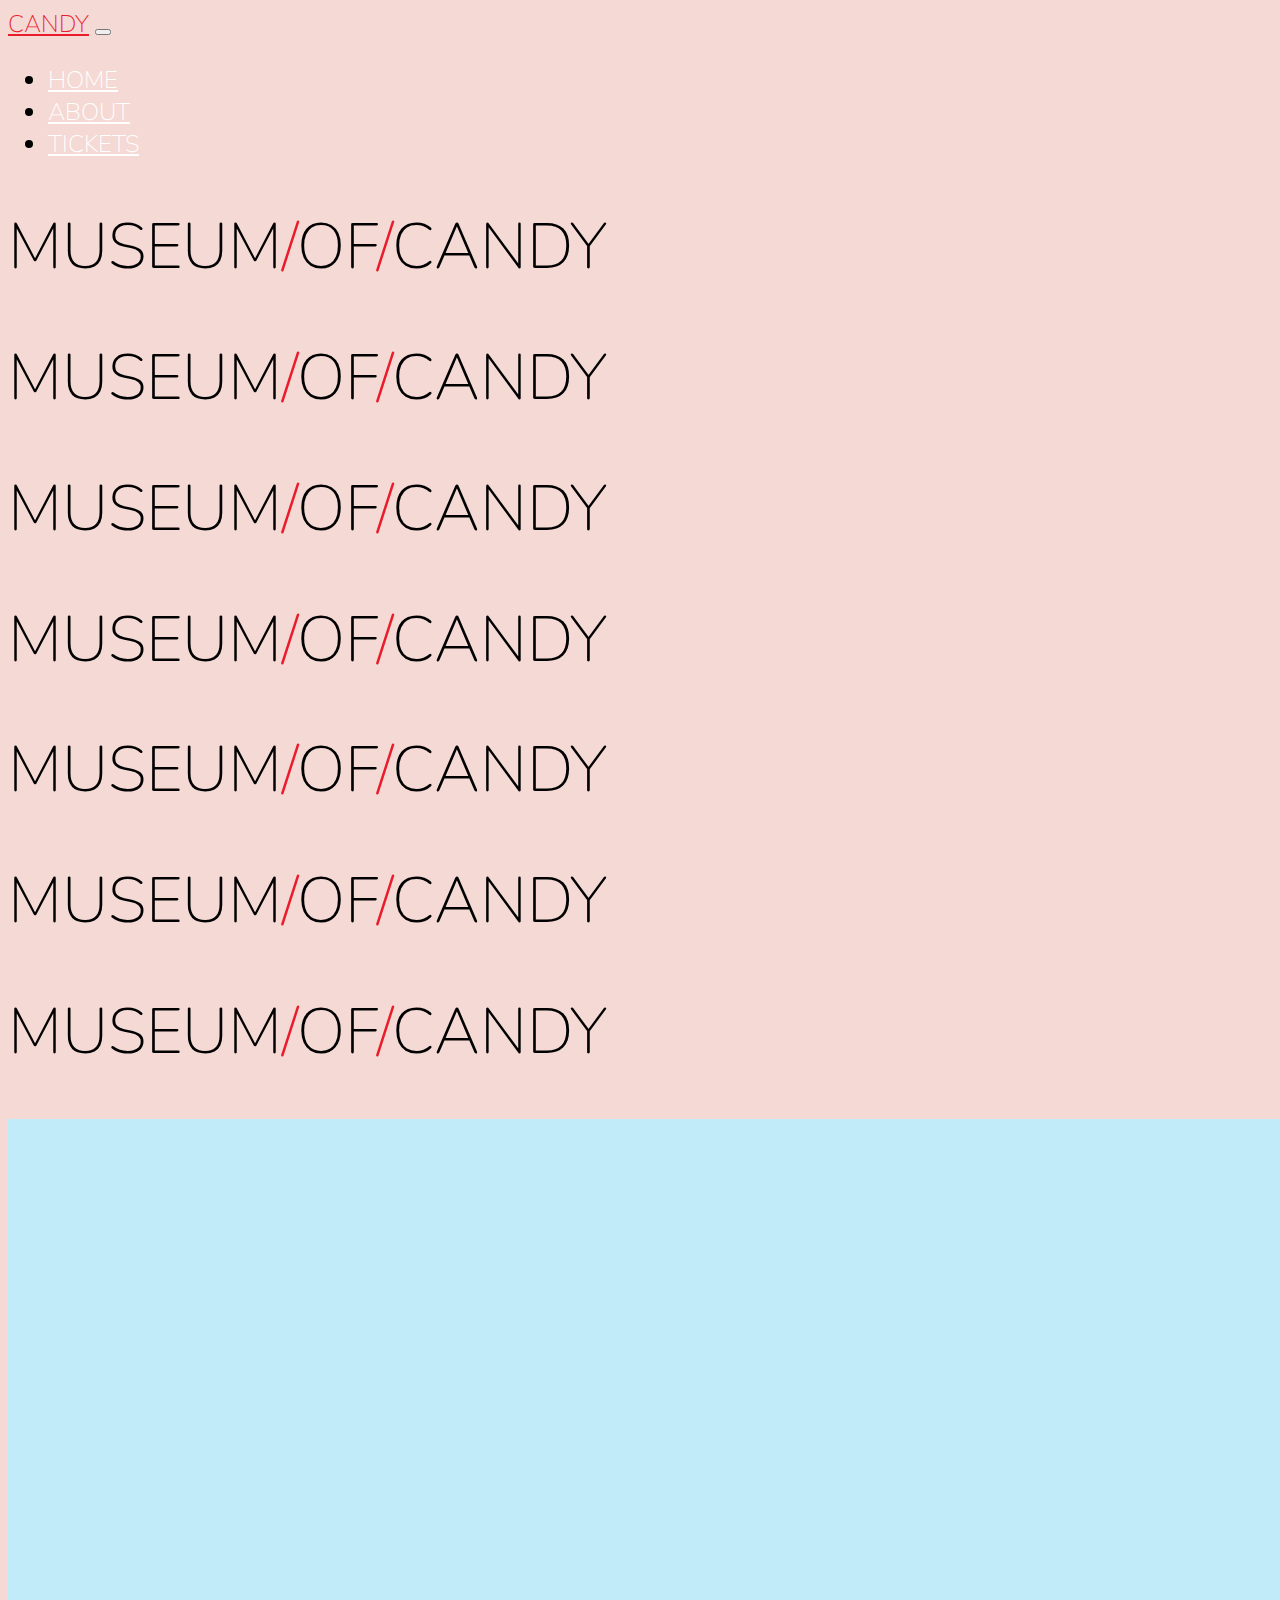
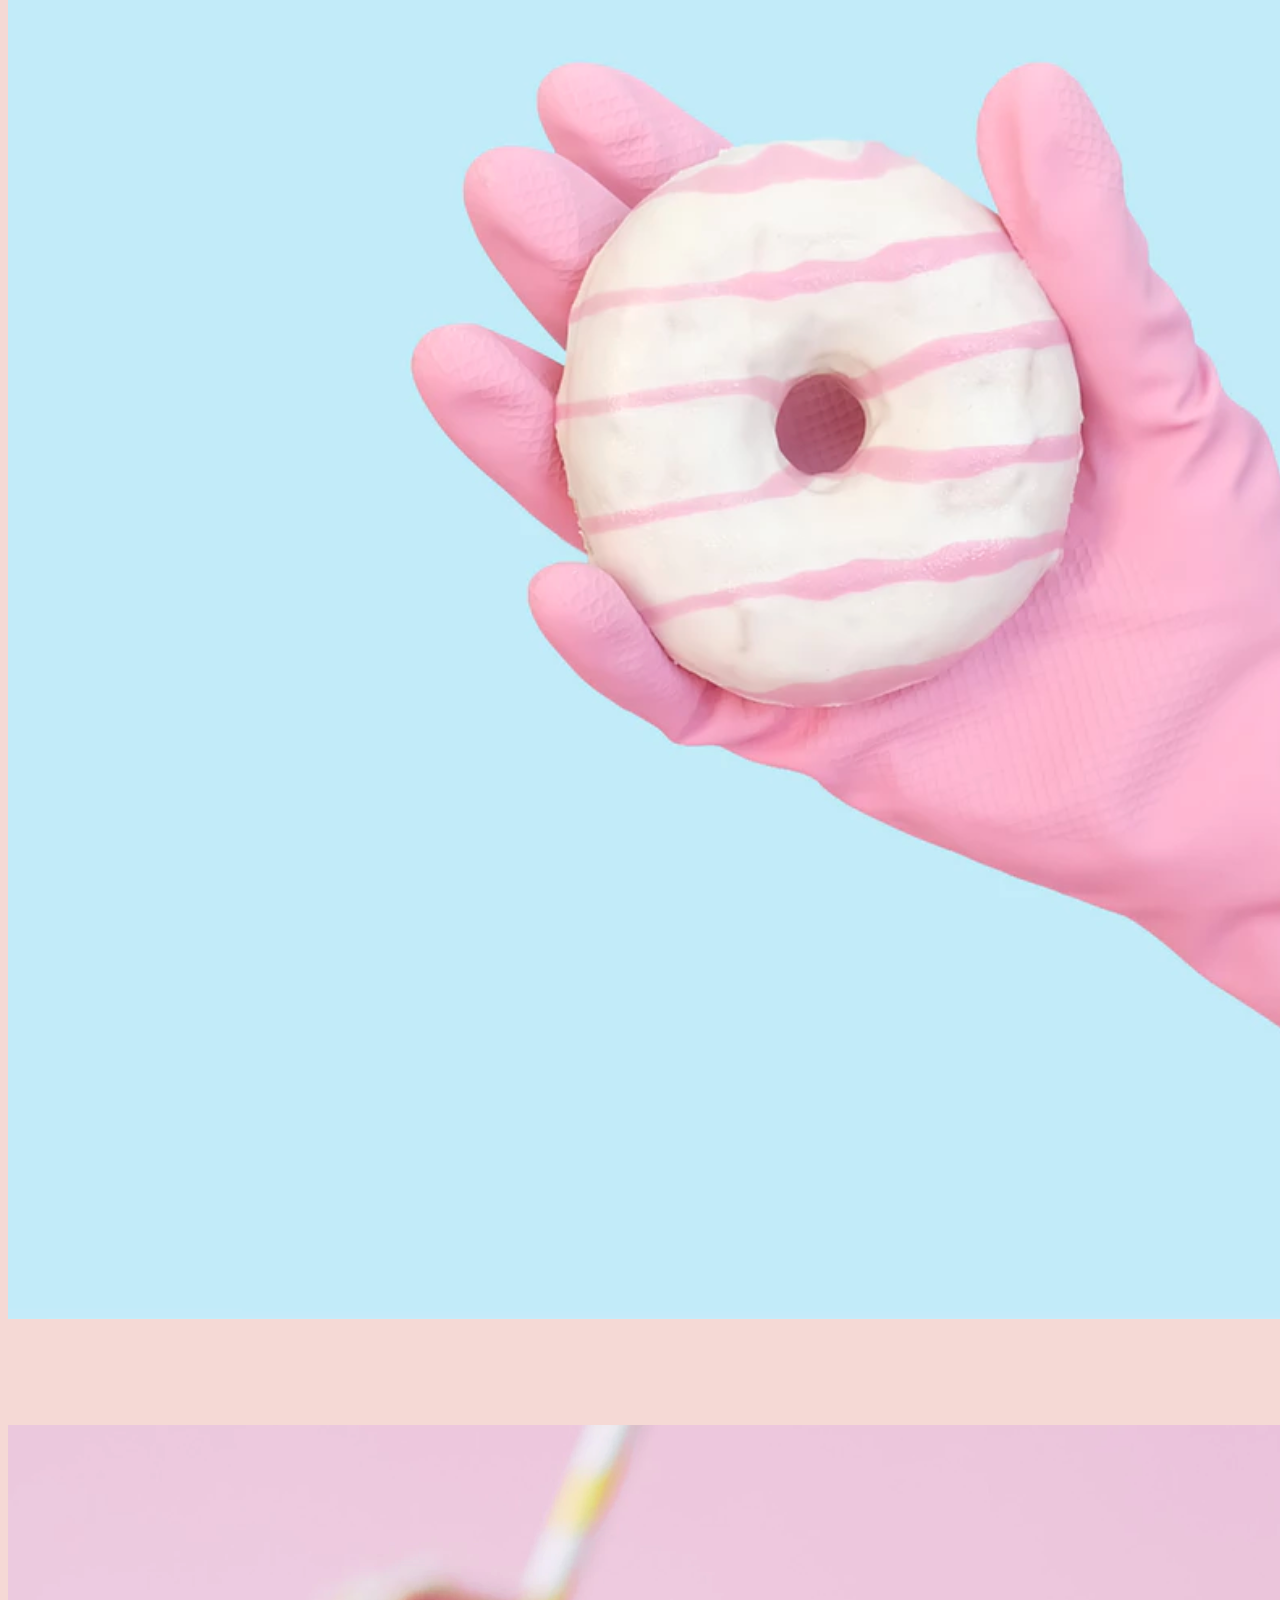
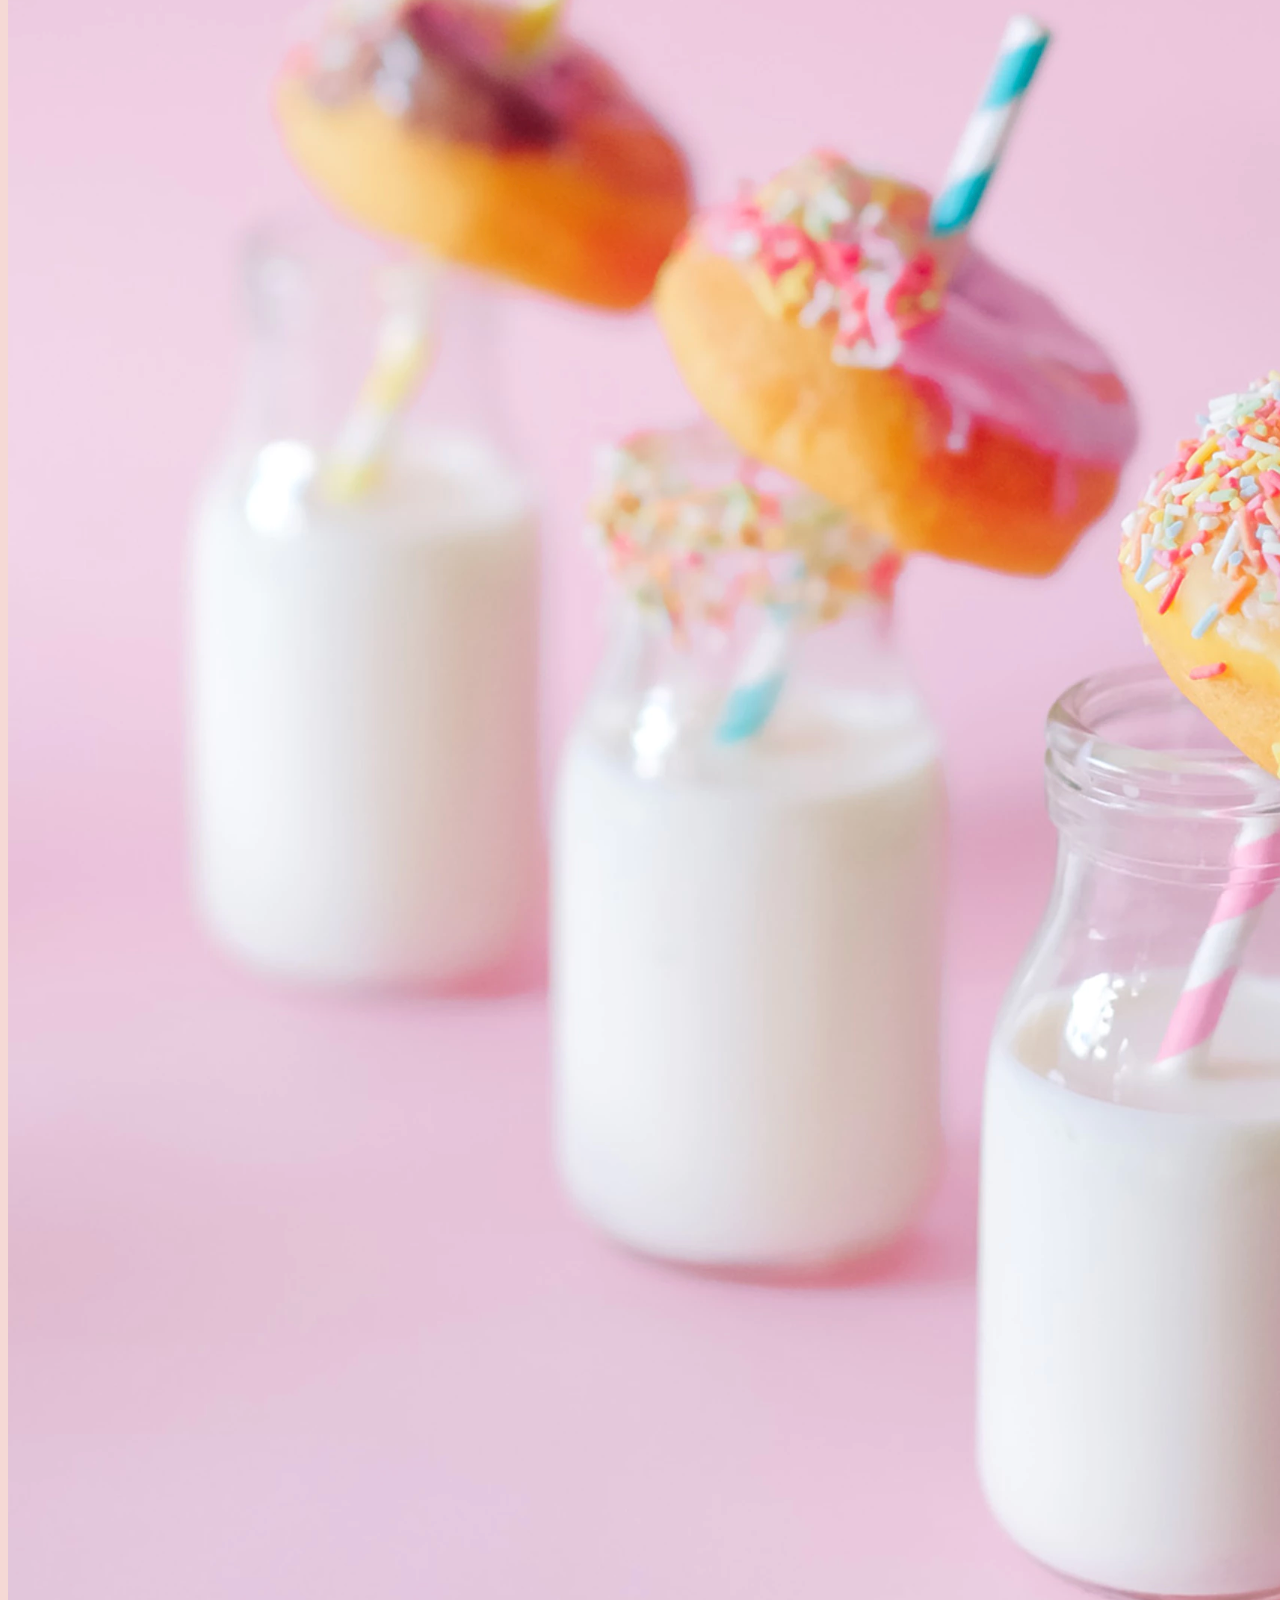
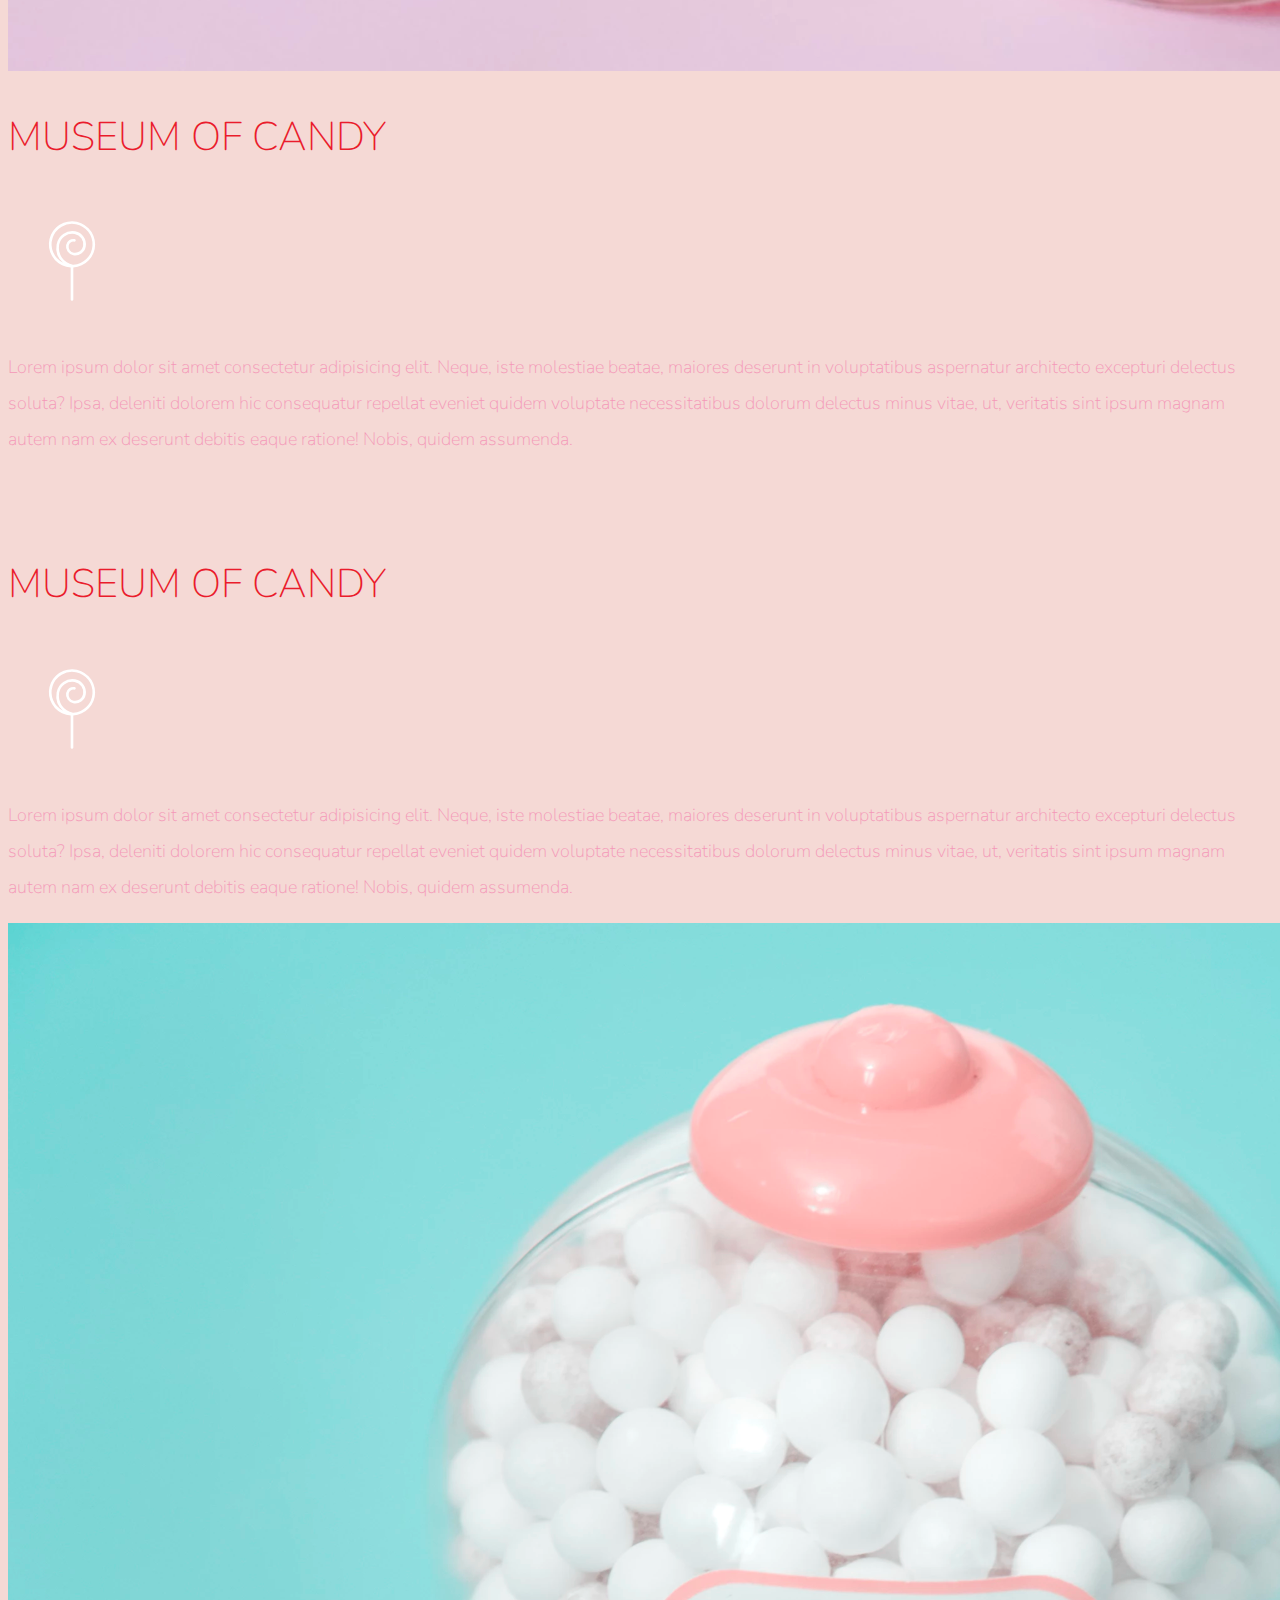
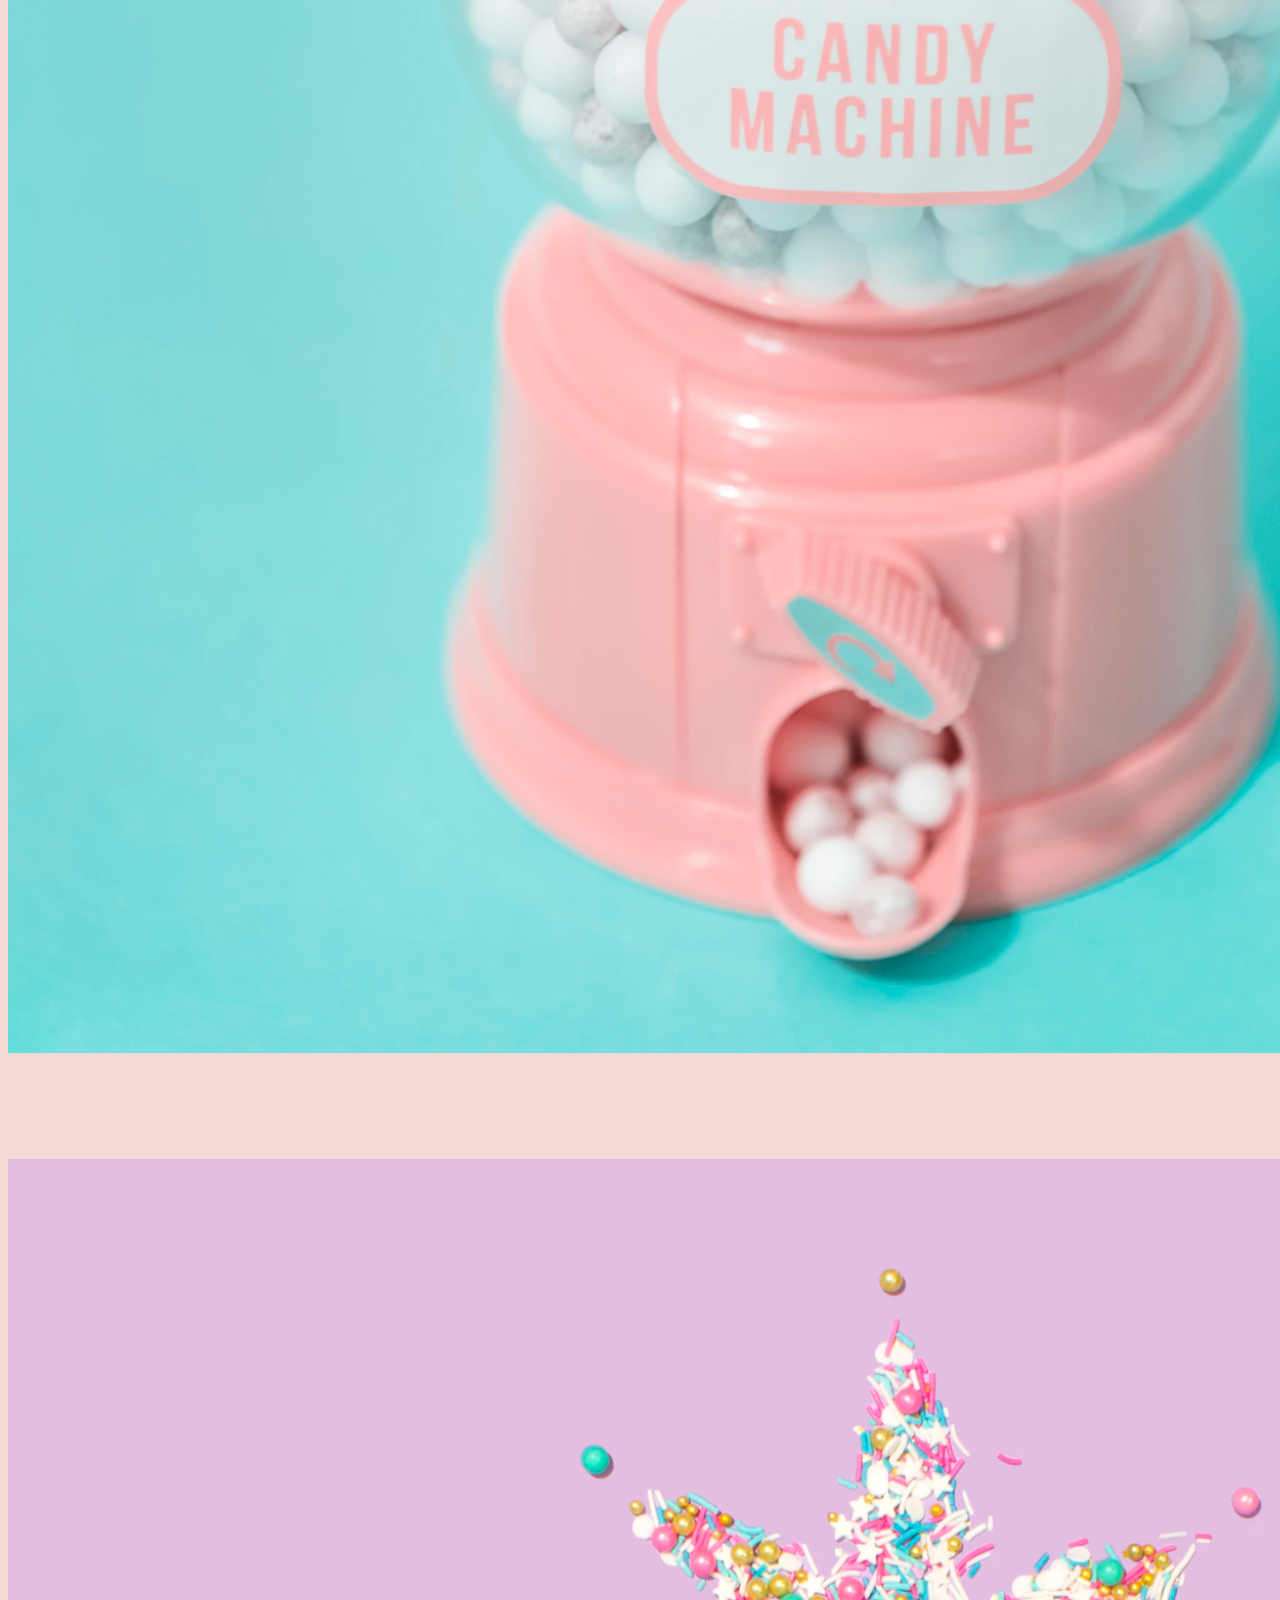
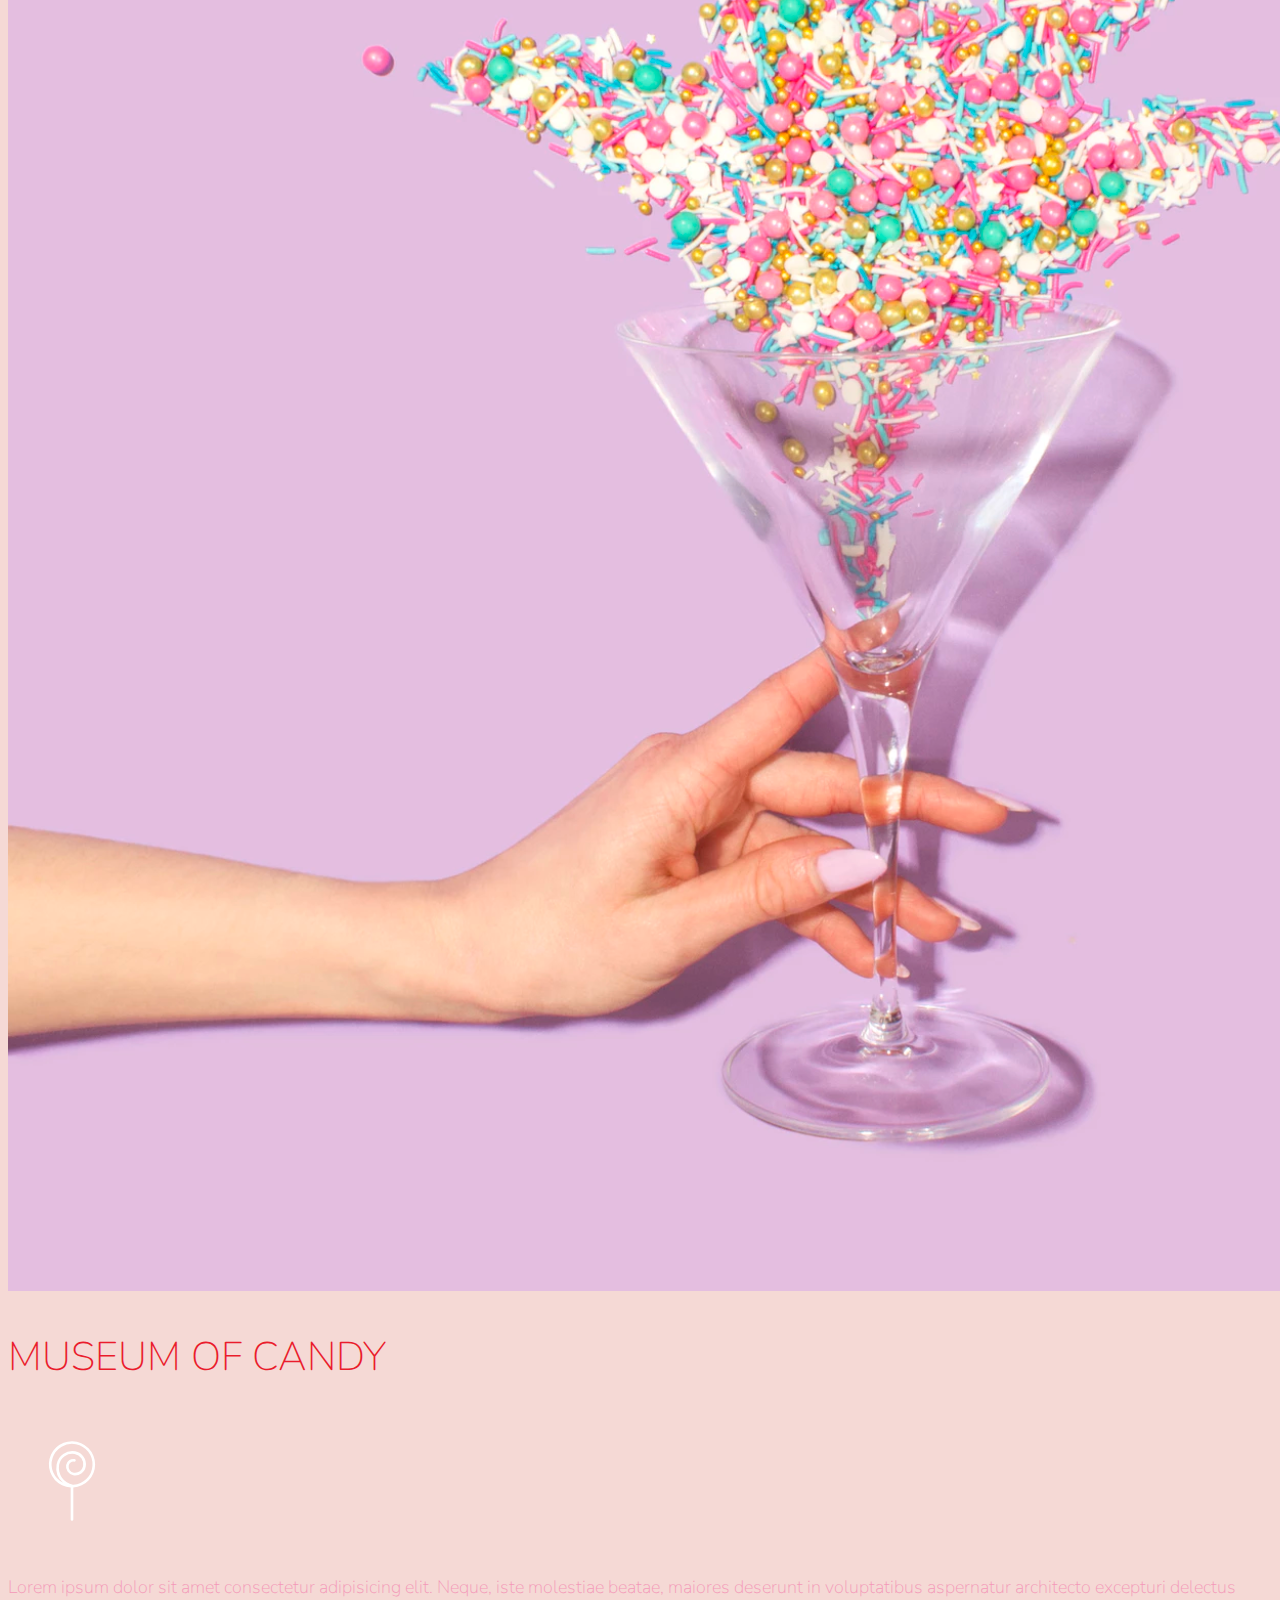
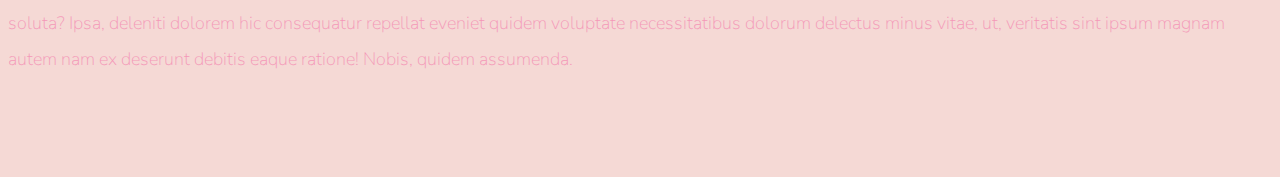
<file: Final/index.html>
<!doctype html>
<html lang="en">

<head>
    <!-- Required meta tags -->
    <meta charset="utf-8">
    <meta name="viewport" content="width=device-width, initial-scale=1, shrink-to-fit=no">

    <!-- Google Font -->
    <link href="https://fonts.googleapis.com/css?family=Nunito:200,300,400,700" rel="stylesheet">

    <!-- Bootstrap CSS -->
    <link rel="stylesheet" href="https://stackpath.bootstrapcdn.com/bootstrap/4.1.3/css/bootstrap.min.css" integrity="sha384-MCw98/SFnGE8fJT3GXwEOngsV7Zt27NXFoaoApmYm81iuXoPkFOJwJ8ERdknLPMO"
        crossorigin="anonymous">

    <!-- Custom CSS -->
    <link rel="stylesheet" href="app.css">

    <title>Museum of Candy</title>
</head>

<body>
    <nav id="mainNavbar" class="navbar navbar-dark navbar-expand-md py-0 fixed-top">
        <a href="#" class="navbar-brand">CANDY</a>
        <button class="navbar-toggler" data-toggle="collapse" data-target="#navLinks" aria-label="Toggle navigation">
            <span class="navbar-toggler-icon"></span>
        </button>
        <div class="collapse navbar-collapse" id="navLinks">
            <ul class="navbar-nav">
                <li class="nav-item">
                    <a href="" class="nav-link">HOME</a>
                </li>
                <li class="nav-item">
                    <a href="" class="nav-link">ABOUT</a>
                </li>
                <li class="nav-item">
                    <a href="" class="nav-link">TICKETS</a>
                </li>
            </ul>
        </div>
    </nav>

    <section class="container-fluid px-0">
        <div class="row align-items-center">
            <div class="col-lg-6">
                <div id="headingGroup" class="text-white text-center d-none d-lg-block mt-5">
                    <h1 class="">MUSEUM<span>/</span>OF<span>/</span>CANDY</h1>
                    <h1 class="">MUSEUM<span>/</span>OF<span>/</span>CANDY</h1>
                    <h1 class="">MUSEUM<span>/</span>OF<span>/</span>CANDY</h1>
                    <h1 class="">MUSEUM<span>/</span>OF<span>/</span>CANDY</h1>
                    <h1 class="">MUSEUM<span>/</span>OF<span>/</span>CANDY</h1>
                    <h1 class="">MUSEUM<span>/</span>OF<span>/</span>CANDY</h1>
                    <h1 class="">MUSEUM<span>/</span>OF<span>/</span>CANDY</h1>
                </div>
            </div>
            <div class="col-lg-6">
                <img class="img-fluid" src="imgs/hand2.png" alt="">
            </div>
        </div>
    </section>

    <section class="container-fluid px-0">
        <div class="row align-items-center content">
            <div class="col-md-6 order-2 order-md-1">
                <img src="imgs/milk.png" alt="" class="img-fluid">
            </div>
            <div class="col-md-6 text-center order-1 order-md-2">
                <div class="row justify-content-center">
                    <div class="col-10 col-lg-8 blurb mb-5 mb-md-0">
                        <h2>MUSEUM OF CANDY</h2>
                        <img src="imgs/lolli_icon.png" alt="" class="d-none d-lg-inline">
                        <p class="lead">Lorem ipsum dolor sit amet consectetur adipisicing elit. Neque, iste molestiae
                            beatae, maiores deserunt
                            in voluptatibus
                            aspernatur architecto excepturi delectus soluta? Ipsa, deleniti dolorem hic consequatur
                            repellat eveniet quidem
                            voluptate necessitatibus dolorum delectus minus vitae, ut, veritatis sint ipsum magnam
                            autem nam ex deserunt debitis
                            eaque ratione! Nobis, quidem assumenda.</p>
                    </div>
                </div>
            </div>
        </div>
        <div class="row align-items-center content">
            <div class="col-md-6 text-center">
                <div class="row justify-content-center">
                    <div class="col-10 col-lg-8 blurb mb-5 mb-md-0">
                        <h2>MUSEUM OF CANDY</h2>
                        <img src="imgs/lolli_icon.png" alt="" class="d-none d-lg-inline">
                        <p class="lead">Lorem ipsum dolor sit amet consectetur adipisicing elit. Neque, iste molestiae
                            beatae, maiores deserunt
                            in voluptatibus
                            aspernatur architecto excepturi delectus soluta? Ipsa, deleniti dolorem hic consequatur
                            repellat eveniet quidem
                            voluptate necessitatibus dolorum delectus minus vitae, ut, veritatis sint ipsum magnam
                            autem nam ex deserunt debitis
                            eaque ratione! Nobis, quidem assumenda.</p>
                    </div>
                </div>
            </div>
            <div class="col-md-6">
                <img src="imgs/gumball.png" alt="" class="img-fluid">
            </div>
        </div>
        <div class="row align-items-center content">
            <div class="col-md-6 order-2 order-md-1">
                <img src="imgs/sprinkles.png" alt="" class="img-fluid">
            </div>
            <div class="col-md-6 text-center order-1 order-md-2">
                <div class="row justify-content-center">
                    <div class="col-10 col-lg-8 blurb mb-5 mb-md-0">
                        <h2>MUSEUM OF CANDY</h2>
                        <img src="imgs/lolli_icon.png" alt="" class="d-none d-lg-inline">
                        <p class="lead">Lorem ipsum dolor sit amet consectetur adipisicing elit. Neque, iste molestiae
                            beatae, maiores
                            deserunt
                            in voluptatibus
                            aspernatur architecto excepturi delectus soluta? Ipsa, deleniti dolorem hic consequatur
                            repellat eveniet
                            quidem
                            voluptate necessitatibus dolorum delectus minus vitae, ut, veritatis sint ipsum magnam
                            autem nam ex deserunt
                            debitis
                            eaque ratione! Nobis, quidem assumenda.</p>
                    </div>
                </div>
            </div>
        </div>
    </section>
    <!-- Optional JavaScript -->
    <!-- jQuery first, then Popper.js, then Bootstrap JS -->
    <script src="https://code.jquery.com/jquery-3.3.1.slim.min.js" integrity="sha384-q8i/X+965DzO0rT7abK41JStQIAqVgRVzpbzo5smXKp4YfRvH+8abtTE1Pi6jizo"
        crossorigin="anonymous"></script>
    <script src="https://cdnjs.cloudflare.com/ajax/libs/popper.js/1.14.3/umd/popper.min.js" integrity="sha384-ZMP7rVo3mIykV+2+9J3UJ46jBk0WLaUAdn689aCwoqbBJiSnjAK/l8WvCWPIPm49"
        crossorigin="anonymous"></script>
    <script src="https://stackpath.bootstrapcdn.com/bootstrap/4.1.3/js/bootstrap.min.js" integrity="sha384-ChfqqxuZUCnJSK3+MXmPNIyE6ZbWh2IMqE241rYiqJxyMiZ6OW/JmZQ5stwEULTy"
        crossorigin="anonymous"></script>

    <script>
        $(function () {
            $(document).scroll(function () {
                var $nav = $("#mainNavbar");
                $nav.toggleClass("scrolled", $(this).scrollTop() > $nav.height());
            });
        });
    </script>
</body>

</html>
</file>
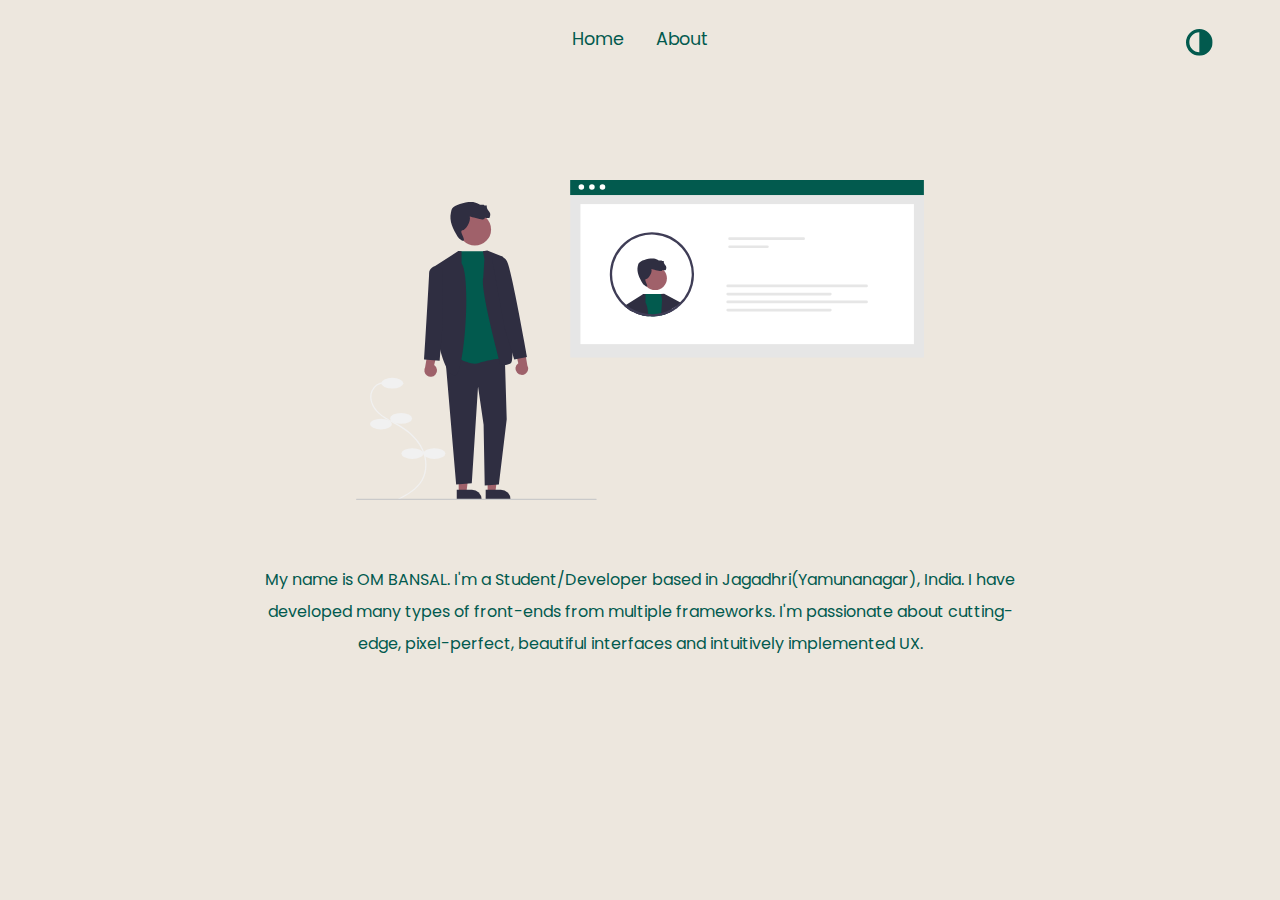
<file: about.html>
<!DOCTYPE html>
<html lang="en">
<head>
    <meta charset="UTF-8">
    <meta name="viewport" content="width=device-width, initial-scale=1.0">
    <link rel = "stylesheet" href = "about.css" type = "text/css">
    <link rel="preconnect" href="https://fonts.googleapis.com">
    <link rel="preconnect" href="https://fonts.gstatic.com" crossorigin>
    <link href="https://fonts.googleapis.com/css2?family=Kaushan+Script&display=swap" rel="stylesheet">
    <link href="https://fonts.googleapis.com/css2?family=Poppins:wght@200;400&display=swap" rel="stylesheet">
    <link rel="preconnect" href="https://fonts.googleapis.com">
    <title>Om-About</title>
</head>
<body>
    <div class="navbar">
        <div class = "navbar-container">
            <div class = "nav-links"><a href = "index.html" class = "active-start active">Home</a></div>
            <div class = "nav-links"><a href = "about.html" class="active">About</a></div>
        </div>
        <div class = "toggle-container">
            <button id = "dark-mode-toggle" class = "btn">
                <svg id = "sun" class = "theme-switch" xmlns="http://www.w3.org/2000/svg" viewBox="0 0 512 512">
                    <path d="M448 256c0-106-86-192-192-192V448c106 0 192-86 192-192zM0 256a256 256 0 1 1 512 0A256 256 0 1 1 0 256z"/>
                </svg>
            </button>
        </div>
</div>
    <section id = "header"> 
            <div class="svg-container">
                <svg class = "profile-svg" xmlns="http://www.w3.org/2000/svg" data-name="Layer 1" viewBox="0 0 903.80709 509.14517" xmlns:xlink="http://www.w3.org/1999/xlink"><path d="M216.09567,704.318l-.95117-1.75879c12.75342-6.89746,28.62573-15.481,36.916-29.56738,8.17236-13.88623,8.35571-32.74268.47851-49.21094-6.70361-14.01562-19.01782-26.57226-35.61108-36.313-3.273-1.92138-6.70874-3.74218-10.0315-5.50341-8.03149-4.25635-16.33642-8.65821-23.18432-14.90284-9.43164-8.60107-16.56787-23.03466-11.249-35.89111a23.85567,23.85567,0,0,1,20.6775-14.46728l.11279,1.99707a21.86061,21.86061,0,0,0-18.94776,13.248c-4.94262,11.94727,1.83863,25.50489,10.75415,33.63574,6.66065,6.07374,14.85181,10.415,22.7732,14.61329,3.34155,1.771,6.79712,3.60254,10.10766,5.54589,16.93848,9.94336,29.52637,22.79786,36.40259,37.17432,8.1604,17.06055,7.94629,36.63672-.55908,51.08887C245.2114,688.57244,229.0676,697.30339,216.09567,704.318Z" transform="translate(-148.09646 -195.42742)" fill="#f1f1f1"/><ellipse cx="57.71992" cy="323.31703" rx="17.5" ry="8.5" fill="#f1f1f1"/><ellipse cx="71.71992" cy="379.31703" rx="17.5" ry="8.5" fill="#f1f1f1"/><ellipse cx="39.71992" cy="388.31703" rx="17.5" ry="8.5" fill="#f1f1f1"/><ellipse cx="89.71992" cy="435.31703" rx="17.5" ry="8.5" fill="#f1f1f1"/><ellipse cx="124.71992" cy="435.31703" rx="17.5" ry="8.5" fill="#f1f1f1"/><rect id="bc1144e2-c94b-4f66-aa77-0b454dfd4174" data-name="Rectangle 62" x="341.01113" y="15.42942" width="562.79595" height="267.05644" fill="#e6e6e6"/><rect id="ad6bb9d5-2e55-4525-b077-6ac2d5f26b45" data-name="Rectangle 75" x="357.10447" y="38.32998" width="530.61006" height="222.81354" fill="#fff"/><rect id="a1fdfaec-ef9f-458a-9330-7bb8c38fec43" data-name="Rectangle 80" x="340.77116" width="562.79595" height="23.90924" fill="#025a4e"/><circle id="ac9f2818-2064-46b1-8104-b7d94390836e" data-name="Ellipse 90" cx="358.5387" cy="11.05913" r="4.43149" fill="#fff"/><circle id="bd067119-2054-4d5f-9303-2e8fa40cc410" data-name="Ellipse 91" cx="375.35917" cy="11.05913" r="4.43149" fill="#fff"/><circle id="ee5e9ca0-6fca-449b-8f84-cf683813bd65" data-name="Ellipse 92" cx="392.18043" cy="11.05913" r="4.43149" fill="#fff"/><path id="acae6c4c-8028-4596-98db-d9926d2ed09f-256" data-name="Path 142" d="M742.52881,286.63529a2.14688,2.14688,0,0,0,0,4.29376H860.33273a2.14688,2.14688,0,0,0,0-4.29376Z" transform="translate(-148.09646 -195.42742)" fill="#e6e6e6"/><path id="a061bcdc-636b-4d12-a036-d7339f47b36a-257" data-name="Path 143" d="M742.52881,299.51779a2.14689,2.14689,0,0,0,0,4.29377H802.6701a2.14689,2.14689,0,0,0,0-4.29377Z" transform="translate(-148.09646 -195.42742)" fill="#e6e6e6"/><path id="e4e4593e-e83d-4128-8cd7-f0323b36c2f2-258" data-name="Path 142" d="M739.56444,361.87112a2.14688,2.14688,0,0,0,0,4.29376H960.44737a2.14688,2.14688,0,0,0,0-4.29376Z" transform="translate(-148.09646 -195.42742)" fill="#e6e6e6"/><path id="bf45783c-1d79-4b4f-82bb-39fc8a52f7aa-259" data-name="Path 143" d="M739.56444,374.75362a2.14689,2.14689,0,0,0,0,4.29377H902.78473a2.14689,2.14689,0,0,0,0-4.29377Z" transform="translate(-148.09646 -195.42742)" fill="#e6e6e6"/><path id="b544fc92-6fc6-4255-93fb-dee32d880d89-260" data-name="Path 142" d="M739.56444,387.34466a2.14689,2.14689,0,0,0,0,4.29377H960.44737a2.14689,2.14689,0,0,0,0-4.29377Z" transform="translate(-148.09646 -195.42742)" fill="#e6e6e6"/><path id="e14bb681-aaa1-4454-9da9-28d0809a146c-261" data-name="Path 143" d="M739.56444,400.22717a2.14689,2.14689,0,0,0,0,4.29377H902.78473a2.14689,2.14689,0,0,0,0-4.29377Z" transform="translate(-148.09646 -195.42742)" fill="#e6e6e6"/><circle cx="475.98887" cy="156.46229" r="18.69428" fill="#a0616a"/><path d="M618.16547,336.93427s8.724,2.33677,13.24179,3.2715,4.05043-1.71365,4.05043-1.71365,5.91986.77892,5.60828.15578,2.49256-3.89463-.77893-7.6335-2.33679-6.543-2.33679-6.543h-2.80414l-.77893-1.09051h-4.362s-4.8226-4.22888-13.39083-2.98259-18.701,4.54044-19.63575,9.68138c-.12678.6973-.29369,1.472-.48751,2.29025-2.34294,9.89144,2.63523,19.14638,7.79851,27.90255,1.26893,2.15193,7.40685,6.8444,7.24985,3.62493s-5.52527-10.44986-1.78641-10.91722S619.87911,343.00991,618.16547,336.93427Z" transform="translate(-148.09646 -195.42742)" fill="#2f2e41"/><path d="M613.48045,412.325a65.38,65.38,0,0,1-10.69912-1.75788l.19683-3.728L604.615,377.197l.0148-.22735h32.93056l5.1679,27.29315.697,3.68251c-1.36375.53046-2.743,1.03058-4.15193,1.47-.01554,0-.01554.01517-.03034.01517-1.955.60612-3.9403,1.13658-5.94116,1.576a68.55812,68.55812,0,0,1-8.06189,1.24267,62.04526,62.04526,0,0,1-6.30374.30311C617.11736,412.55235,615.28373,412.4766,613.48045,412.325Z" transform="translate(-148.09646 -195.42742)" fill="#025a4e"/><path d="M592.30938,407.05128c-1.36375-.591-2.68237-1.2275-3.98544-1.8943l-.56089-.28794c-.37886-.197-.77252-.4092-1.15139-.62138q-.77363-.43178-1.50064-.86372c-.46988-.27287-.95455-.56071-1.42443-.84865-.03034-.01517-.04514-.03034-.07547-.03034-1.6368-1.04566-3.24326-2.12166-4.789-3.28848q-.38626-.29553-.77326-.591l-.27231-4.36448.39366-.24253L604.615,377.197l.36333-.22735.03033-.01508,3.72794.01508v13.88151c2.10667,3.04605,3.5311,9.426,4.41017,17.77612.12136,1.19726.22717,2.42476.33373,3.69769a65.38,65.38,0,0,1-10.69912-1.75788c-.37886-.07575-.74293-.16667-1.12179-.27277a62.70234,62.70234,0,0,1-6.51611-2.09132c-.6519-.24252-1.28827-.50012-1.92464-.75772l-.06068-.03034C592.88507,407.29371,592.58242,407.17254,592.30938,407.05128Z" transform="translate(-148.09646 -195.42742)" fill="#2f2e41"/><path d="M586.61166,404.24766q-.77363-.43178-1.50064-.86372c-.46988-.27287-.95455-.56071-1.42443-.84865-.03034-.01517-.04514-.03034-.07547-.03034-1.6368-1.04566-3.24326-2.12166-4.789-3.28848q-.38626-.29553-.77326-.591c-.12062-.10609-.242-.197-.37886-.30311-.96935-.74255-1.90911-1.51544-2.81852-2.33375-.04514-.03033-.07548-.07584-.12135-.10609a10.42192,10.42192,0,0,1,3.04642-1.62153l1.07591.31827,7.66823,2.30341.04514,3.10664Z" transform="translate(-148.09646 -195.42742)" fill="#2f2e41"/><path d="M651.1845,404.29316c-.45508.24243-.90941.485-1.36375.71222-.10656.06067-.19683.10609-.28785.1516-.60677.30311-1.19726.60612-1.80329.89406-.01554.01517-.04587.01517-.04587.03034-.03034.01517-.07548.03033-.10582.0455-1.36375.65163-2.743,1.25776-4.15267,1.81846-1.36375.53046-2.743,1.03058-4.15193,1.47-.01554,0-.01554.01517-.03034.01517-1.955.60612-3.9403,1.13658-5.94116,1.576a12.50562,12.50562,0,0,1,.48542-3.68252l.0148-.21218,1.30381-21.09495-1.74335-9.04724,5.00141-.74256L665.86906,391.033s-3.03089,3.03089-15.47262,9.48669C649.29634,401.09055,650.91145,402.9899,651.1845,404.29316Z" transform="translate(-148.09646 -195.42742)" fill="#2f2e41"/><path d="M624.907,408.61214c-1.97052.18185-3.97064.27286-5.97076.27286-1.94018,0-3.86482-.07584-5.78947-.25769.12136,1.19726.22717,2.42476.33373,3.69769,1.80328.1516,3.63691.22735,5.45574.22735a62.04526,62.04526,0,0,0,6.30374-.30311,68.55812,68.55812,0,0,0,8.06189-1.24267,12.50562,12.50562,0,0,1,.48542-3.68252l.0148-.21218A62.99621,62.99621,0,0,1,624.907,408.61214Zm57.26792-85.04667A66.97189,66.97189,0,1,0,566.441,387.18384c.606.75772,1.2276,1.51545,1.864,2.24283.06068.06058.091.10609.13615.15151a63.82062,63.82062,0,0,0,4.98587,5.13737c.42474.394.86354.78806,1.30308,1.16692.04587.03025.07621.07576.12135.10609.90941.81831,1.84917,1.5912,2.81852,2.33375.13689.1061.25824.197.37886.30311q.38736.29553.77326.591c1.54578,1.16682,3.15224,2.24282,4.789,3.28848.03033,0,.04513.01517.07547.03034.46988.28794.95455.57578,1.42443.84865q.72813.43189,1.50064.86372c.37887.21218.77253.42436,1.15139.62138l.56089.28794c1.30307.6668,2.62169,1.30326,3.98544,1.8943.273.12126.57569.24243.84873.36369l.06068.03034c.63637.2576,1.27274.5152,1.92464.75772a62.70234,62.70234,0,0,0,6.51611,2.09132c.37886.1061.74293.197,1.12179.27277a65.38,65.38,0,0,0,10.69912,1.75788c1.80328.1516,3.63691.22735,5.45574.22735a62.04526,62.04526,0,0,0,6.30374-.30311,68.55812,68.55812,0,0,0,8.06189-1.24267c2.00086-.43945,3.98618-.96991,5.94116-1.576.0148,0,.0148-.01517.03034-.01517,1.40889-.43945,2.78818-.93957,4.15193-1.47,1.40963-.5607,2.78892-1.16683,4.15267-1.81846.03034-.01517.07548-.03033.10582-.0455,0-.01517.03033-.01517.04587-.03034.606-.28794,1.19652-.591,1.80329-.89406.091-.04551.18129-.09093.28785-.1516.45434-.22726.90867-.46979,1.36375-.71222.03034-.01517.04514-.03033.07548-.0455,1.19725-.66671,2.37971-1.36385,3.54664-2.1064.31818-.197.63636-.394.95455-.62138.46987-.28794.92421-.60613,1.36375-.9244.59123-.4092,1.18172-.83348,1.75815-1.273a4.67929,4.67929,0,0,0,.54535-.40911c1.40963-1.06083,2.77338-2.18224,4.07646-3.36433a66.91395,66.91395,0,0,0,18.67-71.98356Zm-19.80658,68.07378a64.7919,64.7919,0,0,1-5.15236,4.36448c-.39366.303-.8036.60613-1.212.87889-.3944.30311-.78806.59105-1.19726.86382-.34853.24252-.697.48495-1.06111.7123-.03034.03025-.07548.04542-.10582.07576-.25824.18184-.53055.34852-.78806.5152-.80359.50012-1.63679,1.00024-2.45519,1.47-.19683.1061-.37886.22727-.57569.33336-.10656.06067-.21237.12126-.33373.18184-.45433.2577-.90941.485-1.36375.72748-.06067.04541-.13615.06058-.19683.10609a.11229.11229,0,0,0-.06067.03025c-.31819.16677-.63637.31827-.95455.46978-.27305.13643-.53056.27277-.8036.394-1.10625.53046-2.24283,1.03049-3.37941,1.50028-1.19726.48495-2.40932.92449-3.63692,1.33359-.30338.1061-.62157.22736-.93975.31828-1.44.45461-2.8792.86381-4.3495,1.19717a62.99621,62.99621,0,0,1-8.89509,1.50027c-1.97052.18185-3.97064.27286-5.97076.27286-1.94018,0-3.86482-.07584-5.78947-.25769a62.3735,62.3735,0,0,1-10.16856-1.78821c-.12136-.03034-.25751-.06059-.37886-.09093a58.11093,58.11093,0,0,1-8.01676-2.72777c-.13615-.06059-.28784-.1061-.4092-.16668-.15169-.06068-.28784-.10609-.4092-.16677-.15169-.06058-.28784-.12117-.424-.18185-1.13658-.5-2.24282-1.04566-3.34907-1.60636l-.51575-.27277c-.98489-.5152-1.955-1.04566-2.90953-1.63671-.333-.18184-.68151-.39393-1.01523-.60612-.37886-.22735-.75772-.46978-1.12178-.7123q-.13542-.09088-.27231-.18185c-.84874-.57588-1.71227-1.15175-2.53067-1.773-.57569-.42437-1.13659-.83348-1.69748-1.273-.36406-.27276-.72738-.5607-1.0759-.86372-.22717-.16677-.45434-.36378-.68225-.5608-.30264-.2576-.606-.5152-.90867-.788-.46988-.37886-.90942-.80323-1.33416-1.19726a60.22928,60.22928,0,0,1-4.83417-5.00095c-.515-.57587-1.00043-1.15175-1.46957-1.75787a3.64682,3.64682,0,0,1-.30338-.37886,63.2983,63.2983,0,1,1,93.04807,6.74374Z" transform="translate(-148.09646 -195.42742)" fill="#3f3d56"/><polygon points="163.436 496.698 175.696 496.697 181.528 449.409 163.434 449.41 163.436 496.698" fill="#a0616a"/><path d="M308.40551,688.12252l24.144-.001h.001A15.38731,15.38731,0,0,1,347.937,703.50777v.5l-39.53076.00147Z" transform="translate(-148.09646 -195.42742)" fill="#2f2e41"/><polygon points="209.436 496.698 221.696 496.697 227.528 449.409 209.434 449.41 209.436 496.698" fill="#a0616a"/><path d="M354.40551,688.12252l24.144-.001h.001A15.38731,15.38731,0,0,1,393.937,703.50777v.5l-39.53076.00147Z" transform="translate(-148.09646 -195.42742)" fill="#2f2e41"/><path d="M274.333,505.26744a10.05579,10.05579,0,0,0-1.88328-15.30389l8.51818-34.70475-17.49238,6.233-5.40724,32.00063a10.11028,10.11028,0,0,0,16.26472,11.775Z" transform="translate(-148.09646 -195.42742)" fill="#9e616a"/><path d="M404.47409,502.26744a10.05576,10.05576,0,0,1,1.88329-15.30389L397.8392,452.2588l17.49238,6.233,5.40723,32.00063a10.11027,10.11027,0,0,1-16.26472,11.775Z" transform="translate(-148.09646 -195.42742)" fill="#9e616a"/><polygon points="142.367 285.513 159.36 484.578 184.224 482.311 194.175 328.461 203.033 389.379 204.807 486.145 227.307 484.645 239.801 380.545 236.736 279.728 151.319 271.078 142.367 285.513" fill="#2f2e41"/><circle cx="189.11211" cy="78.58245" r="25.78574" fill="#a0616a"/><path d="M329.04308,253.38125s12.03336,3.22321,18.26491,4.51252,5.58691-2.36371,5.58691-2.36371,8.1655,1.0744,7.73572.21487,3.43809-5.372-1.0744-10.52917-3.22322-9.025-3.22322-9.025h-3.86786l-1.07442-1.50418H345.374s-6.652-5.833-18.4705-4.114-25.79505,6.26281-27.08434,13.3539c-.17487.96182-.4051,2.03038-.67243,3.159-3.23171,13.64365,3.63487,26.40934,10.75677,38.48707,1.75029,2.96823,10.21656,9.44074,10,5s-7.62122-14.41389-2.46407-15.05854S331.40677,261.76163,329.04308,253.38125Z" transform="translate(-148.09646 -195.42742)" fill="#2f2e41"/><path d="M310.376,308.60391h45.41173l32.10968,169.575s-27.99385,2.3937-43.99385,8.3937-42.59842-13.70585-42.59842-13.70585Z" transform="translate(-148.09646 -195.42742)" fill="#025a4e"/><path d="M316.04528,327.75369V308.60391l-5.14174-.03133-37.56693,23.885,8.15165,130.86273s9.64794,43.65782,24.28161,43.20506S331.687,350.43479,316.04528,327.75369Z" transform="translate(-148.09646 -195.42742)" fill="#2f2e41"/><path d="M285.40354,336.07258l-12.06693-3.615s-8.93307,2.615-8.93307,11.615-7.69685,136.86794-7.69685,136.86794l24.45076,2.16092,5.24609-65.02886Z" transform="translate(-148.09646 -195.42742)" fill="#2f2e41"/><path d="M352.40354,321.07258l-2.40535-12.46867,6.90535-1.03133,25,10s22.5,164.5,12.5,169.5-16.752,1.12615-16.752,1.12615S344.76032,366.8726,350.58193,350.47259Z" transform="translate(-148.09646 -195.42742)" fill="#2f2e41"/><path d="M364.40354,320.07258l4.26656-1.85711s12.52311-6.20565,19.62828,6.32573,32.10516,152.53138,32.10516,152.53138l-20.57029,3.86794-15.37853-50.38368Z" transform="translate(-148.09646 -195.42742)" fill="#2f2e41"/><path d="M530.09646,704.57258h-381a1,1,0,1,1,0-2h381a1,1,0,0,1,0,2Z" transform="translate(-148.09646 -195.42742)" fill="#cacaca"/></svg>
            </div>
            <div class="main-content">
                <div class="about-me-container">
                    <div class="about-me">
                        My name is OM BANSAL. I'm a Student/Developer based in Jagadhri(Yamunanagar), India. I have developed many types of front-ends from multiple frameworks. I'm passionate about cutting-edge, pixel-perfect, beautiful interfaces and intuitively implemented UX. 
                    </div>
                </div>
            </div>
    </section>
</body>
<script src="/script.js"></script>
</html>
</file>
<file: Css/styles.css>
@font-face{
    font-family: "Acorn";
    src: url(./fonts/acorn.woff);
}

@font-face {
    font-family: "gt";
    src: url(./fonts/gt.woff);
}
:root{
    --vercel-sepia: #FFE3B1;
    --vercel-sepia-dark: #3e3526;
    --vercel-bg: var(--vercel-sepia);
    --vercel-bg-dark: var(--vercel-sepia-dark);
    --color-light: #025a4e;
    --color-dark: #5cbb9b;
    --color-light-1: #4bb390;
    --tshirt: var(--color-light);
    --color-bg: #ede7de;
    --bg: var(--color-bg);
    --foreground: var(--color-light);
    --background: var(--color-dark);
    --color-candy-light: #FDB9D4;
    --color-candy-dark: #760a35;
    --candy-fg: var(--color-candy-light);
    --candy-bg: var(--color-candy-dark);
}

*{
    margin: 0;
    padding: 0;
    box-sizing: border-box;
}

body{
    color: var(--foreground);
    background: #EDE7DE;
    /* background: rgb(255,187,187); */
    /* background: linear-gradient(120deg, #ffbbbb 0%, #eef6bc 18%, #c8f4ba 35%, #bcf6db 50%, #bbecff 65%, #dcbcf6 83%, #f4bae8 100%); */
    background-size: 400% 400%;
    transition: background 1s ease-in-out;
    /* animation: gradient 10s ease infinite; */
}


.darkmode{
    --vercel-sepia: #FFE3B1;
    --vercel-sepia-dark: #3e3526;
    --vercel-bg: var(--vercel-sepia-dark);
    --vercel-bg-dark: var(--vercel-sepia);
    --color-light: rgb(2, 90, 78);
    --color-dark: #8fdcc2;
    --color-light-1: #233830;
    --foreground: var(--color-dark);
    --background: var(--color-light);
    --bg: var(--color-light-1);
    --tshirt: var(--foreground);
    --color-candy-light: #FDB9D4;
    --color-candy-dark: #760a35;
    /* --color-candy-dark: rgb(138, 22, 69); */
    --candy-fg: var(--color-candy-dark);
    --candy-bg: var(--color-candy-light);
    background: #233830;
    transition: background 1s ease-in-out;
    /* animation: gradient 10s ease infinite; */
}

.bg{
    fill: var(--bg);
    transition: all 1s ease-in-out;
}

.navbar{
    display: flex;
    justify-content: center;
    margin-top: 2%;
}

.navbar-container{ 
    padding: 0 10%;
    display: flex;
    justify-content: space-evenly;
    border-radius: 25px;
    justify-content: center;
    /* background: rgb(255, 255, 255, 0.9); */
    /* position: fixed; */
}

.nav-links{
    padding: 0 25%;
}

.toggle-container{
    position: absolute;
    position: fixed;
    right: 5%;
}

.btn{
    display: flex;
    justify-content: center;
    padding: 3px;
    background-color: transparent;
    border: none;
}

.theme-switch{
    height: 2em;
    transition: all 1s;
    transform: rotate(180deg);
    fill: var(--foreground);
}

#dark-mode-toggle{
    transition: 1s;
}

#dark-mode-toggle.rotate{
    transform: rotate(180deg);  
    transition: transform 1s;
}

.active{
    text-decoration: none;
    font-size: 1.1em;
    font-family: 'Poppins', sans-serif;
    font-weight: 400;
    transition: all 0.5s;
    color: var(--foreground);
}

.active:focus{
    transition: all 0.5s;
    background-color: #8fdcc2;
    border-radius: 20px;
    padding: 0 10%;
    color: #024a4e;
}

.header-container{
    margin-top: 12%;
    margin-left: 3%;
}

.name{  
    justify-content: left;
    display: flex;
    font-size: 6em;
    font-family: Acorn, 'Kaushan Script';
    font-weight: bolder;
}

.brief-container{
    margin-top: 5%;
    display: flex;
    justify-content: left;
    margin-left: 8%;
}

.brief{
    width: 50%;
}


.short-para-about-me{
    font-size: 1.1em;
    font-family: 'Poppins';
    font-weight: 500;
    line-height: 1.5;
}

.name:nth-of-type(2){
    margin-left: 5%;
}

.star-container{
    display: flex;
    justify-content: flex-start;
    margin-right: 2%;
}

.star{
    position: relative;
    fill: white;
    filter: drop-shadow(3px 5px 2px rgb(0 0 0 / 0.4));
    left: 5%;
    transition: all 0.5s ease-out;
    animation: bouncy-star-1 10s infinite;
}

.star-2{
    position: relative;
    fill:white;
    filter: drop-shadow(3px 5px 2px rgb(0 0 0 / 0.4));
    transition: all 0.5s ease-out;
    animation: bouncy-star-2 10s infinite;
}

.t-shirt{
    
    fill: var(--tshirt);
    transition: all 1s;
}

.customsvg{
    /* fill: var(--foreground); */
    transition: all 1s;
}

.social-icons-container{
    margin-top: 3%;
    margin-left: 8%;
    display: flex;
    justify-content: left;
}

.social-icons-sub-container{
    display: flex;
    justify-content: center;
    margin-right: 4%;
}

.social-icons{
    height: 2em;
    fill: var(--foreground);
    transition: all 0.1s ease-out;
}

.social-icons:hover{
    transition: all 0.1s ease-in;
    transform: translateY(-5px);
    height: 2.3em;
}

.letters{
    transition: all 1s ease-out;
    /* font-family: 'Anton', sans-serif; */
    user-select: none;
}

.letters:hover{
    transition: all 0.1s ease-in;
    rotate: -5deg;
    transform: translateY(-10px);
}

.dev-container{
    display: flex;
    justify-content: right;
    position: absolute;
    left: 60%;
    top: 30%;
}

.developer{
    border: 0;
    display: flex;
    justify-content: right;
}

#main-section-2{
    margin-top: 15%;
}

.relaxing-man-color{
    fill: var(--foreground);
    transition: fill 1s;
}

.header-section-2{
    display: flex;
    flex-wrap: wrap;
    justify-content: center;
    align-items:first center;
}

.content-section-2-container{
    display: flex;
    justify-content: space-between;
    flex-wrap: wrap;
    background: var(--candy-fg);
    border-top-left-radius: 50px;
    border-bottom-left-radius: 50px;
    border-top-right-radius: 50px;
    border-bottom-right-radius: 50px;
    margin: 15% 5% 0 5%;
    padding: 3% 3%;
    border: 10px solid #c2ebf9;
    transition: all 0.5s;
    transition: background 1s ease-in-out;
}

.moc-container{
    max-width: 40%;
    display: flex;
    transition: all 1s;
}

.moc{
    max-width: 100%;
    border-radius: 50px;
    transition: all 0.5s;
    border: 10px solid #c2ebf9;
    padding: 1%;
    animation: hue-rotation 6s ease infinite;
}

.h2-container{
    width: 50%;
    margin: auto 0;
    text-align: center;
    /* margin-top: 10%; */
}

.name-2{
    width: 100%;
    text-align: center;
    font-size: 3em;
    font-family: Acorn, 'Kaushan Script';
    font-weight: bolder;
    color: var(--foreground);
    transition: color 1s;
}

.lolli-container{
    margin-top: 5%;
    display: flex;
    justify-content: center;
}

.lolli-img{
    width: 20%;
}

.about-moc{
    display: flex;
    justify-content: center;
    padding: 5% 20%;
    font-size: 1.1em;
    font-family: 'Poppins';
    font-weight: 400;
    color:var(--foreground);
    line-height: 1.5;
    transition: color 1s;
    z-index: 1;
}

.content-section-2b-container{
    display: flex;
    justify-content: space-between;
    flex-wrap: wrap;
    /* background: #84d6cb; */
    background: var(--vercel-bg);
    border-top-left-radius: 50px;
    border-bottom-left-radius: 50px;
    border-top-right-radius: 50px;
    border-bottom-right-radius: 50px;
    margin: 15% 5% 0 5%;
    padding: 3% 3%;
    border: 10px solid #B29F7C;
    transition: all 0.5s;
    transition: background 1s ease-in-out, border 1s ease-in-out;
}

.vercel-container{
    max-width: 40%;
    display: flex;
    transition: all 1s;
    border: 10px solid #B29F7C;
    border-radius: 50px;
}

.vercel{
    filter: sepia(1);
    max-width: 100%;
    border-radius: 50px;
    transition: all 0.5s;
    padding: 1%;
    transition: border 1s ease-in-out;
}

.header-skills-container{
    display: flex;
    justify-content: center;
    margin-top: 15%;
}

.skills-container{
    display: flex;
    justify-content: center;
    background-image: url("/svgs/bottom-1.svg");
    background-position-y: 50px;
    background-repeat: no-repeat;
    background-size: cover;
}

.skills-sub-container{
    display: flex;
    justify-content: space-evenly;
    margin-top: 1%;
    padding: 5%;
    width: 80%;
    border-radius: 30px;
    /* background-image: url(/svgs/layered-waves-haikei.svg); */
    background-size: cover; 
    background-repeat: no-repeat;
    /* border: 5px solid #5CBB9B; */
}

.front-end-container{
    width: 40%;
}

.programming-container{
    width: 40%;
}

.code-svg-container{
    display: flex;
    justify-content: center;
}

.code-svg{
    height: 1.5em;
    fill: var(--foreground);
}

.browser-svg-container{
    display: flex;
    justify-content: center;
}

.browser-svg{
    height: 1.5em;
    fill: var(--foreground);
}

.exp{
    display: flex;
    justify-content: center;
    flex-wrap: wrap;
    align-items: center;
    background: var(--background);
    padding: 5%;
    border-radius: 5px;
}

.designer-container{
    margin-top: 15%;
}

.program-container{
    margin-top: 15%;
}

.about-designer{
    margin-top: 15%;
    text-align: center;
    font-family: 'Poppins';
}

.about-programming{
    padding: 0 1%;
    margin-top: 15%;
    text-align: center;
    font-family: 'Poppins';
}

.designing-things-container{
    font-weight: 500;
    margin-top: 10%;
    text-align: center;
    font-size: 1.2em;
    font-family: 'Poppins';
    /* color:#760a35; */
    color: var(--candy-bg);
}

.designing-things{
    font-weight: 500;
    margin-top: 3%;
    text-align: center;
    font-family: 'Poppins';
}

.programming-container .designing-things:nth-of-type(1){
    color: #025a4e;
}

#footer{
    /* background-image: url("/svgs/layered-waves-haikei-top-new.svg"); */
    background-repeat: no-repeat;
    background-size: cover;
}

.footer-container{
    background-image: url("/svgs/bottom-1.svg");
    background-repeat: no-repeat;
    background-size: cover;
    background-position: 0;
    /* display: flex; */
    justify-content: center;
    text-align: center;
}

.footer-sub-container{
    background-image:url("/svgs/top-1.svg");
    background-repeat: no-repeat;
    background-size: cover;
    margin-top: 10%;
    margin: auto 0;
    padding: 10%;
}

.s{
    height: 4em;
    fill: var(--foreground);
}

.s-container{
    width: max-content;
    margin: auto;
    margin-top: 10%;
    display: flex;
    justify-content: center;
}

.footer-content{
    padding: 1%;
    margin: 0 auto;
    width: max-content;
    margin-top: 10%;
    text-align: center;
    font-size: 1.5em;
    font-family: Acorn;
}

.name-2b{
    display: flex;
    justify-content: center;
    margin-top: 15%;
    width: 100%;
    text-align: center;
    font-size: 2rem;
    font-family: Acorn, 'Kaushan Script';
    font-weight: bolder;
    color:var(--foreground);
}

@keyframes rotating{
    50% {
        transform: rotate(180deg);
    }
    100% {
        transform: rotate(360deg);
    }
}

@keyframes gradient{
    0% {
		background-position: 0% 50%;
	}
	50% {
		background-position: 100% 50%;
	}
	100% {
		background-position: 0% 50%;
	}
}

@keyframes bouncy-star-1{
    0% {
    }

    50%{
        rotate: -180deg;
        
    }
    
    100%{
        rotate: -360deg;
    }
}

@keyframes bouncy-star-2{
    50%{
        rotate: 180deg;
    }

    100%{
        rotate: 360deg;
    }
}

@keyframes hue-rotation {

    0%{
        filter: hue-rotate(0deg);
    }

    50%{
        filter: hue-rotate(180deg);
    }
    100%{
        filter: hue-rotate(360deg);
    }
}

@media (min-width: 0px) and (max-width: 480px){
    
    
    .developer{
        display: none;
    }
    
    .active{
        font-size: 0.6em;
    }
    
    .header-container{
        margin-left: 0;
        margin-top: 45%;
        text-align: center;
    }
    
    .brief-container{
        justify-content: center;
        margin-top: 20%;
        margin-left: 0;
    }
    
    .social-icons-container{
        margin-top: 20%;
    }
    
    .brief{
        width: 60%;
        text-align: center;
    }

    .name{
        justify-content: center;
        font-size: 2rem;
        text-align: center;
        padding: 0;
    }    

    .short-para-about-me{
        font-size: 0.65em;
    }

    .theme-switch{
        height: 1.25em;
    }

    .social-icons-container{
        margin-left: 0;
        margin-top: 15%;
        justify-content: center;
    }

    .social-icons{
        height: 1.25em;
    }
    
    .navbar{
        margin-top: 4%;
    }

    .social-icons-sub-container{
        margin-right: 8%;
    }

    .social-icons-sub-container:nth-of-type(4){
        margin-right: 0;
    }

    .social-icons:hover{
        transition: all 0.1s ease-in;
        transform: translateY(-5px);
        height: 2em;
    }
    
    .star-container{
        display: flex;
        justify-content: flex-start;
        margin-right: 2%;
    }
    
    .star{
        position: relative;
    }

    .header-section-2{
        margin-top: 20%;
        display: flex;
        justify-content: center;
    }

    .content-section-2-container{
        justify-content: center;
        background: var(--candy-fg);
        margin: 20% 5% 0 5%;
        padding: 3% 3%;
    }

    .moc-container{
        max-width: 100%;
    }

    .moc{
        min-width: 100%;
        border-radius: 50px;
        transition: all 0.5s;
        border: 10px solid #c2ebf9;
        padding: 1%;
        animation: hue-rotation 6s ease infinite;
    }
    
    .h2-container{
        width: 50%;
        margin: auto 0;
        text-align: center;
        /* margin-top: 10%; */
    }
    
    .name-2{
        display: flex;
        margin-top: 15%;
        width: 100%;
        text-align: center;
        font-size: 2rem;
        font-family: Acorn, 'Kaushan Script';
        font-weight: bolder;
        color:var(--foreground);
    }
    
    .lolli-container{
        margin-top: 5%;
        display: flex;
        justify-content: center;
    }
    
    .lolli-img{
        width: 40%;
    }
    
    .about-moc{
        display: flex;
        justify-content: center;
        padding: 5% 0%;
        font-size: 0.8em;
        font-family: 'Poppins';
        font-weight: 500;
        color:var(--foreground);
        line-height: 1.5;
    }

    .content-section-2b-container{
        justify-content: center;
        background: var(--vercel-bg);
        margin: 20% 5% 0 5%;
        padding: 3% 3%;
    }
    
    .vercel-container{
        max-width: 100%;
    }
    
    .vercel{
        max-width: 100%;
        padding: 1%;
    }

    .skills-sub-container{
        width: 100%;
    }

    .front-end-container{
        width: 50%;
    }



    .programming-container{
        width: 50%;
    }

    .code-svg{
        height: 0.65em;
    }
    .browser-svg{
        height: 0.65em;
    }
    .designing-things-container{
        font-size: 0.65em;
    }
    .designing-things{
        font-size: 0.65em;
        padding: 0 10%;
    }

    .name-2b{
        display: flex;
        justify-content: center;
        margin-top: 15%;
        width: 100%;
        text-align: center;
        font-size: 1rem;
        font-family: Acorn, 'Kaushan Script';
        font-weight: bolder;
        color:var(--foreground);
    }
    .about-designer{
        font-size: 0.65em;
    }

    .about-programming{
        font-size: 0.65em;
    }

    .s{
        height: 2em;
    }

    .footer-content{
        font-size: 1em;
    }
}

@media(min-width: 480px) and (max-width: 600px){

    .developer{
        display: none;
    }

    .active{
        font-size: 0.75em;
    }

    .header-container{
        margin-top: 35%;
        margin-left: 0;
        text-align: center;
    }

    .brief-container{
        justify-content: center;
        margin-top: 15%;
        margin-left: 0;
    }

    .social-icons-container{
        margin-top: 15%;
    }

    .brief{
        width: 50%;
        text-align: center;
    }

    .name{
        justify-content: center;
        font-size: 2.9rem;
        text-align: center;
        padding: 0;
    }    

    .name:nth-of-type(2){
        margin-left: 5%;
    }

    .short-para-about-me{
        font-size: 0.8em;
        line-height: 1.75;
    }

    .theme-switch{
        height: 1.25em;
    }

    .social-icons-container{
        margin-left: 0;
        margin-top: 15%;
        justify-content: center;
    }

    .social-icons{
        height: 1.25em;
    }

    .navbar{
        margin-top: 4%;
    }

    .social-icons-sub-container{
        margin-right: 8%;
    }

    .social-icons-sub-container:nth-of-type(4){
        margin-right: 0;
    }

    .social-icons:hover{
        height: 1.5em;
    }

    .star-container{
        display: flex;
        justify-content: flex-start;
        margin-right: 2%;
    }

    .star{
        position: relative;
    }

    .header-section-2{
        margin-top: 20%;
        display: flex;
        justify-content: center;
    }

    .content-section-2-container{
        display: flex;
        justify-content: center;
        flex-wrap: wrap;
        background: var(--candy-fg);
        margin: 20% 5% 0 5%;
        padding: 5% 3%;
    }
    
    .img-container{
        display: flex;
    }
    
    .moc-container{
        max-width: 90%;
        display: flex;
    }

    .moc{
        margin-top: 2%;
        max-width: 100%;
    }
    
    .h2-container{
        min-width: 70%;
        margin: auto 0;
        text-align: center;
        /* margin-top: 10%; */
    }
    
    .name-2{
        display: flex;
        margin-top: 30%;
        width: 100%;
        text-align: center;
        font-size: 3em;
        font-family: Acorn, 'Kaushan Script';
        font-weight: bolder;
        color:var(--foreground);
    }
    
    .lolli-container{
        margin-top: 10%;
        display: flex;
        justify-content: center;
    }
    
    .lolli-img{
        width: 40%;
    }
    
    .about-moc{
        margin-top: 10%;
        display: flex;
        justify-content: center;
        padding: 5% 0%;
        font-size: 0.8em;
        font-family: 'Poppins';
        font-weight: 500;
        color:var(--foreground);
        line-height: 1.5;
    }

    .content-section-2b-container{
        justify-content: center;
        background: var(--vercel-bg);
        margin: 20% 5% 0 5%;
        padding: 5% 3%;
    }
    
    .vercel-container{
        max-width: 90%;
    }
    
    .vercel{
        margin-top: 2%;
        max-width: 100%;
        padding: 1%;
    }

    .front-end-container{
        width: 50%;
    }



    .programming-container{
        width: 50%;
    }

    .code-svg{
        height: 0.65em;
    }
    .browser-svg{
        height: 0.65em;
    }
    .designing-things-container{
        font-size: 0.65em;
    }
    .designing-things{
        font-size: 0.65em;
        padding: 0 10%;
    }

    .name-2b{
        display: flex;
        justify-content: center;
        margin-top: 15%;
        width: 100%;
        text-align: center;
        font-size: 1rem;
        font-family: Acorn, 'Kaushan Script';
        font-weight: bolder;
        color:var(--foreground);
    }
    .about-designer{
        font-size: 0.65em;
    }

    .about-programming{
        font-size: 0.65em;
        padding:0 10%;
    }

    .s{
        height: 2em;
    }

    .footer-content{
        font-size: 1em;
    }
}

@media(min-width: 600px) and (max-width: 800px){

    .developer{
        display: none;
    }

    .header-container{
        margin-left: 0;
        margin-top: 30%;
    }

    .brief-container{
        margin-top: 10%;
        justify-content: center;
        text-align: center;
        margin-left: 0;
    }

    .brief{
        width: 60%;
    }

    .name{
        font-size: 4em;
        justify-content: center;
    }

    .name:nth-of-type(2){
        display: flex;
        margin-left: 7%;
    }

    .short-para-about-me{
        font-size: 0.9em;
    }

    .social-icons-container{
        margin-top: 10%;
        display: flex;
        justify-content: center;
        margin-left: 0;
    }

    .active{
        font-size: 0.8em;
    }

    .navbar{
        margin-top: 4%
    }

    .social-icons-sub-container{
        margin-right: 6%;
    }

    .social-icons-sub-container:nth-of-type(4){
        margin-right: 0;
    }

    .social-icons{
        height: 1.5em;
    }

    .social-icons:hover{
        height: 1.8em;
    }

    .theme-switch{
        height: 1.5em;
    }

    .header-section-2{
        margin-top: 20%;
        display: flex;
        justify-content: center;
    }

    .content-section-2-container{
        justify-content: center;
        margin: 20% 5% 0 5%;
        padding: 5% 3%;
    }
    
    .img-container{
        display: flex;
    }
    
    .moc-container{
        display: flex;
        max-width: 80%;
    }

    .moc{
        margin-top: 5%;
        max-width: 100%;
        padding: 1%;
    }
    
    .h2-container{
        width: 70%;
        margin: auto 0;
        text-align: center;
        /* margin-top: 10%; */
    }
    
    .name-2{
        display: flex;
        margin-top: 30%;
        width: 100%;
        text-align: center;
        font-size: 3.5em;
        font-family: Acorn, 'Kaushan Script';
        font-weight: bolder;
        color:var(--foreground);
    }
    
    .lolli-container{
        margin-top: 10%;
        display: flex;
        justify-content: center;
    }
    
    .lolli-img{
        width: 40%;
    }
    
    .about-moc{
        margin-top: 10%;
        display: flex;
        justify-content: center;
        padding: 5% 0%;
        font-size: 1em;
        font-family: 'Poppins';
        font-weight: 500;
        color:var(--foreground);
        line-height: 1.5;
    }

    .content-section-2b-container{
        justify-content: center;
        background: var(--vercel-bg);
        margin: 20% 5% 0 5%;
        padding: 5% 3%;
    }
    
    .vercel-container{
        max-width: 80%;
    }
    
    .vercel{
        margin-top: 2%;
        max-width: 100%;
        padding: 1%;
    }

    .front-end-container{
        width: 50%;
    }



    .programming-container{
        width: 50%;
    }

    .code-svg{
        height: 0.65em;
    }
    .browser-svg{
        height: 0.65em;
    }
    .designing-things-container{
        font-size: 0.65em;
    }
    .designing-things{
        font-size: 0.65em;
    }

    .name-2b{
        display: flex;
        justify-content: center;
        margin-top: 15%;
        width: 100%;
        text-align: center;
        font-size: 1rem;
        font-family: Acorn, 'Kaushan Script';
        font-weight: bolder;
        color:var(--foreground);
    }
    .about-designer{
        font-size: 0.65em;
    }

    .about-programming{
        font-size: 0.65em;
    }

    .s{
        height: 2em;
    }

    .footer-content{
        font-size: 1em;
    }
}

@media(min-width: 800px) and (max-width: 968px){

    .developer{
        display: none;
    }

    .name{
        justify-content: center;
        font-size: 5em;
    }

    .name:nth-of-type(2){
        margin-left: 5%;
    }

    .header-container{
        margin-left: 0;
        margin-top: 22%;
    }

    .short-para-about-me{
        font-size: 1em;
        text-align: center;
    }

    .brief-container{
        justify-content: center;
        margin-top: 6%;
        margin-left: 0;
    }

    .brief{
        width: 60%;
    }

    .social-icons-container{
        justify-content: center;
        margin-left: 0;
        margin-top: 7%;
    }

    .social-icons-sub-container{
        margin-right: 8%;
    }

    .social-icons-sub-container:nth-of-type(4){
        margin-right: 0;
    }

    .social-icons{
        height: 1.75em;
    }

    .active{
        font-size: 1em;
    }

    .theme-switch{
        height: 1.75em;
    }

    .navbar{
        margin-top: 3%;
    }

    .header-section-2{
        margin-top: 20%;
        display: flex;
        justify-content: center;
    }

    .content-section-2-container{
        display: flex;
        justify-content: space-between;
        flex-wrap: wrap;
        background: var(--candy-fg);
        border-top-left-radius: 50px;
        border-bottom-left-radius: 50px;
        border-top-right-radius: 50px;
        border-bottom-right-radius:50px;
        margin: 20% 5% 0 5%;
        padding: 5% 3%;
        border: 10px solid #c2ebf9;
        transition: all 0.5s;
    }
    
    .img-container{
        display: flex;
    }
    
    .moc-container{
        max-width: 50%;
    }

    .moc{
        /* margin-top: 5%; */
        max-width: 100%;
    }
    
    .h2-container{
        width: 50%;
        margin: auto 0;
        text-align: center;
        /* margin-top: 10%; */
    }
    
    .name-2{
        display: flex;
        margin-top: 10%;
        margin: 0 auto;
        width: 60%;
        text-align: center;
        font-size: 2.5em;
        font-family: Acorn, 'Kaushan Script';
        font-weight: bolder;
        color:var(--foreground);
    }
    
    .lolli-container{
        margin-top: 5%;
        display: flex;
        justify-content: center;
    }
    
    .lolli-img{
        width: 25%;
    }
    
    .about-moc{
        margin-top: 5%;
        display: flex;
        justify-content: center;
        padding: 5% 10%;
        font-size: 0.9em;
        font-family: 'Poppins';
        font-weight: 500;
        color:var(--foreground);
        line-height: 1.5;
    }

    .content-section-2b-container{
        justify-content: center;
        background: var(--vercel-bg);
        margin: 20% 5% 0 5%;
        padding: 5% 3%;
    }
    
    .vercel-container{
        max-width: 50%;
        
    }
    
    .vercel{
        margin-top: 2%;
        max-width: 100%;
        padding: 1%;
    }

    .front-end-container{
        width: 50%;
    }



    .programming-container{
        width: 50%;
    }

    .code-svg{
        height: 0.65em;
    }
    .browser-svg{
        height: 0.65em;
    }
    .designing-things-container{
        font-size: 0.65em;
    }
    .designing-things{
        font-size: 0.65em;
    }

    .name-2b{
        display: flex;
        justify-content: center;
        margin-top: 15%;
        width: 100%;
        text-align: center;
        font-size: 1rem;
        font-family: Acorn, 'Kaushan Script';
        font-weight: bolder;
        color:var(--foreground);
    }
    .about-designer{
        font-size: 0.65em;
    }

    .about-programming{
        font-size: 0.65em;
    }

    .s{
        height: 2em;
    }

    .footer-content{
        font-size: 1em;
    }
}

@media(min-width: 968px) and (max-width: 1200px){

    .developer{
        display: none;
    }

    .name{
        justify-content: center;
        font-size: 5.5em;
    }

    .name:nth-of-type(2){
        margin-left: 5%;
    }

    .header-container{
        margin-left: 0;
        margin-top: 18%;
    }

    .short-para-about-me{
        font-size: 1em;
        text-align: center;
    }

    .brief-container{
        justify-content: center;
        margin-top: 6%;
        margin-left: 0;
    }

    .brief{
        width: 60%;
    }

    .social-icons-container{
        justify-content: center;
        margin-left: 0;
        margin-top: 7%;
    }

    .social-icons-sub-container{
        margin-right: 8%;
    }

    .social-icons-sub-container:nth-of-type(4){
        margin-right: 0;
    }

    .social-icons{
        height: 1.75em;
    }

    .active{
        font-size: 1em;
    }

    .theme-switch{
        height: 1.75em;
    }

    .navbar{
        margin-top: 3%;
    }

        .header-section-2{
        margin-top: 20%;
        display: flex;
        justify-content: center;
    }

    .content-section-2-container{
        justify-content: space-between;
        margin: 20% 5% 0 5%;
    }
    
    .img-container{
        display: flex;
    }
    
    .moc-container{
        max-width: 50%;
        display: flex;
    }

    .moc{
        /* margin-top: 5%; */
        max-width: 100%;
        padding: 1%;
    }
    
    .h2-container{
        width: 50%;
        margin: auto 0;
        text-align: center;
        /* margin-top: 10%; */
    }
    
    .name-2{
        display: flex;
        margin-top: 10%;
        margin: 0 auto;
        width: 60%;
        text-align: center;
        font-size: 2.5em;
        font-family: Acorn, 'Kaushan Script';
        font-weight: bolder;
        color:var(--foreground);
    }
    
    .lolli-container{
        margin-top: 5%;
        display: flex;
        justify-content: center;
    }
    
    .lolli-img{
        width: 25%;
    }
    
    .about-moc{
        margin-top: 5%;
        display: flex;
        justify-content: center;
        padding: 5% 10%;
        font-size: 0.9em;
        font-family: 'Poppins';
        font-weight: 500;
        color:var(--foreground);
        line-height: 1.5;
    }
    .content-section-2b-container{
        justify-content: center;
        background: var(--vercel-bg);
        margin: 20% 5% 0 5%;
        padding: 5% 3%;
    }
    
    .vercel-container{
        max-width: 50%;
    }
    
    .vercel{
        margin-top: 2%;
        max-width: 100%;
        padding: 1%;
    }
}
</file>
<file: Final/app.css>
body {
    background: #f5d9d5;
    font-family: "Nunito", sans-serif;
}

.blurb h2 {
   color: #EA1C2C;
   font-weight: 100;
   font-size: 2.5rem;
}

.blurb p {
    color: #f498b8;
    font-weight: 100;
    font-size: 1.125rem;
    line-height: 2;
}

.content {
    margin-top: 100px;
    margin-bottom: 100px;
}

#mainNavbar {
    font-size: 1.5rem;
    font-weight: 100;    
}

#mainNavbar .nav-link {
    color: white;
}

#mainNavbar .nav-link:hover {
    color: #EA1C2C;
}

#mainNavbar .navbar-brand {
    color: #EA1C2C;
    font-size: 1.5rem;
}

#headingGroup span {
    color: #EA1C2C;
}

#headingGroup h1 {
    font-weight: 100;
    font-size: 4rem;
}

.navbar.scrolled {
    background: rgb(222,192,222);
    transition: background 500ms;
}

@media (max-width: 1200px) {
    #headingGroup h1 {
        font-weight: 100;
        font-size: 3rem;
    }
    .blurb h2 {
        font-size: 2rem;
    }
}
</file>
<file: about.css>
@font-face{
    font-family: "Acorn";
    src: url(Css/fonts/acorn.woff);
}

@font-face {
    font-family: "gt";
    src: url(Css/fonts/gt.woff);
}
:root{
    --vercel-sepia: #FFE3B1;
    --vercel-sepia-dark: #3e3526;
    --vercel-bg: var(--vercel-sepia);
    --vercel-bg-dark: var(--vercel-sepia-dark);
    --color-light: rgb(2, 90, 78);
    --color-dark: #5cbb9b;
    --color-light-1: #4bb390;
    --tshirt: var(--color-light);
    --color-bg: #ede7de;
    --bg: var(--color-bg);
    --foreground: var(--color-light);
    --background: var(--color-dark);
    --color-candy-light: #FDB9D4;
    --color-candy-dark: #760a35;
    --candy-fg: var(--color-candy-light);
    --candy-bg: var(--color-candy-dark);
}

*{
    margin: 0;
    padding: 0;
    box-sizing: border-box;
}

body{
    color: var(--foreground);
    background: #EDE7DE;
    /* background: rgb(255,187,187); */
    /* background: linear-gradient(120deg, #ffbbbb 0%, #eef6bc 18%, #c8f4ba 35%, #bcf6db 50%, #bbecff 65%, #dcbcf6 83%, #f4bae8 100%); */
    transition: all 1s ease-in-out;
    /* animation: gradient 10s ease infinite; */
}


.darkmode{
    --vercel-sepia: #FFE3B1;
    --vercel-sepia-dark: #3e3526;
    --vercel-bg: var(--vercel-sepia-dark);
    --vercel-bg-dark: var(--vercel-sepia);
    --color-light: rgb(2, 90, 78);
    --color-dark: #8fdcc2;
    --color-light-1: #233830;
    --foreground: var(--color-dark);
    --background: var(--color-light);
    --bg: var(--color-light-1);
    --tshirt: var(--foreground);
    --color-candy-light: #FDB9D4;
    --color-candy-dark: #760a35;
    /* --color-candy-dark: rgb(138, 22, 69); */
    --candy-fg: var(--color-candy-dark);
    --candy-bg: var(--color-candy-light);
    background: #233830;
    transition: background 1s ease-in-out;
    /* animation: gradient 10s ease infinite; */
}

.bg{
    fill: var(--bg);
    transition: all 1s ease-in-out;
}
#dark-mode-toggle{
    transition: 1s;
}

#dark-mode-toggle.rotate{
    transform: rotate(180deg);  
    transition: transform 1s;
}

h1{
    font-size: 5em;
}

.navbar{
    display: flex;
    justify-content: center;
    margin-top: 2%;
}

.navbar-container{ 
    padding: 0 10%;
    display: flex;
    flex-wrap: nowrap;
    border-radius: 25px;
    justify-content: center;
    /* position: fixed; */
}

.nav-links{
    padding: 0 15%;
}

.toggle-container{
    position: absolute;
    position: fixed;
    right: 5%;
}

.btn{
    display: flex;
    justify-content: center;
    padding: 3px;
    background-color: transparent;
    border: none;
}

/* .btn:focus {
    transition: all 1s;
    transform: rotate(180deg);  
} */

.theme-switch{
    height: 2em;
    transition: all 1s;
    transform: rotate(180deg);
    fill: var(--foreground);
}

.active{
    text-decoration: none;
    font-size: 1.1em;
    font-family: 'Poppins', sans-serif;
    font-weight: 400;
    transition: all 0.5s;
    color: var(--foreground);
}

.active:focus{
    transition: all 0.5s;
    background-color: #8fdcc2;
    border-radius: 20px;
    padding: 0 10%;
    color: #024a4e;
}

.svg-container{
    margin-top: 10%;
    display: flex;
    justify-content: center;
}

.profile-svg{
    height: 20em;
}



.main-content{
    /* margin-top: 10%; */
    display: flex;
}

.heading{
    font-family: Acorn;
    display: flex;
    justify-content: center;
}

.about-me-container{
    display: flex;
    justify-content: center;
}

.about-me{
    text-align: center;
    padding: 5% 20%;
    line-height: 2;
    font-size: 1em;
    display: flex;
    justify-content: center;
    /* margin: auto 0; */
    font-family: 'Poppins';
}

@media(min-width: 0px) and (max-width: 480px){
    .active{
        font-size: 0.6em;
    }

    .profile-svg{
        height: 10em;
    }

    .svg-container{
        margin-top: 30%;
    }
    .about-me{
        padding: 10% 20%;
        font-size: 0.65em;
    }

    .theme-switch{
        height: 1.25em;
    }

    .about-me-container{
        margin-top: 20%;
    }
}

@media(min-width: 480px) and (max-width: 600px){
    .active{
        font-size: 0.75em;
    }

    .profile-svg{
        height: 15em;
    }

    .svg-container{
        margin-top: 25%;
    }
    .about-me{
        padding: 10% 20%;
        font-size: 0.8em;
    }

    .theme-switch{
        height: 1.25em;
    }

    .about-me-container{
        margin-top: 15%;
    }
}

@media(min-width: 600px) and (max-width: 968px){

    .active{
        font-size: 0.8em;
    }

    .profile-svg{
        height: 18em;
    }

    .svg-container{
        margin-top: 25%;
    }
    .about-me{
        padding: 10% 20%;
        font-size: 0.8em;
    }

    .theme-switch{
        height: 1.5em;
    }

    .about-me-container{
        margin-top: 15%;
    }
}

@media(min-width: 968px) and (max-width: 1200px){

    .active{
        font-size: 0.8em;
    }

    .profile-svg{
        height: 20em;
    }

    .svg-container{
        margin-top: 15%;
    }
    .about-me{
        padding: 10% 20%;
        font-size: 0.8em;
    }

    .theme-switch{
        height: 1.5em;
    }

    .about-me-container{
        margin-top: 5%;
    }
}
</file>
